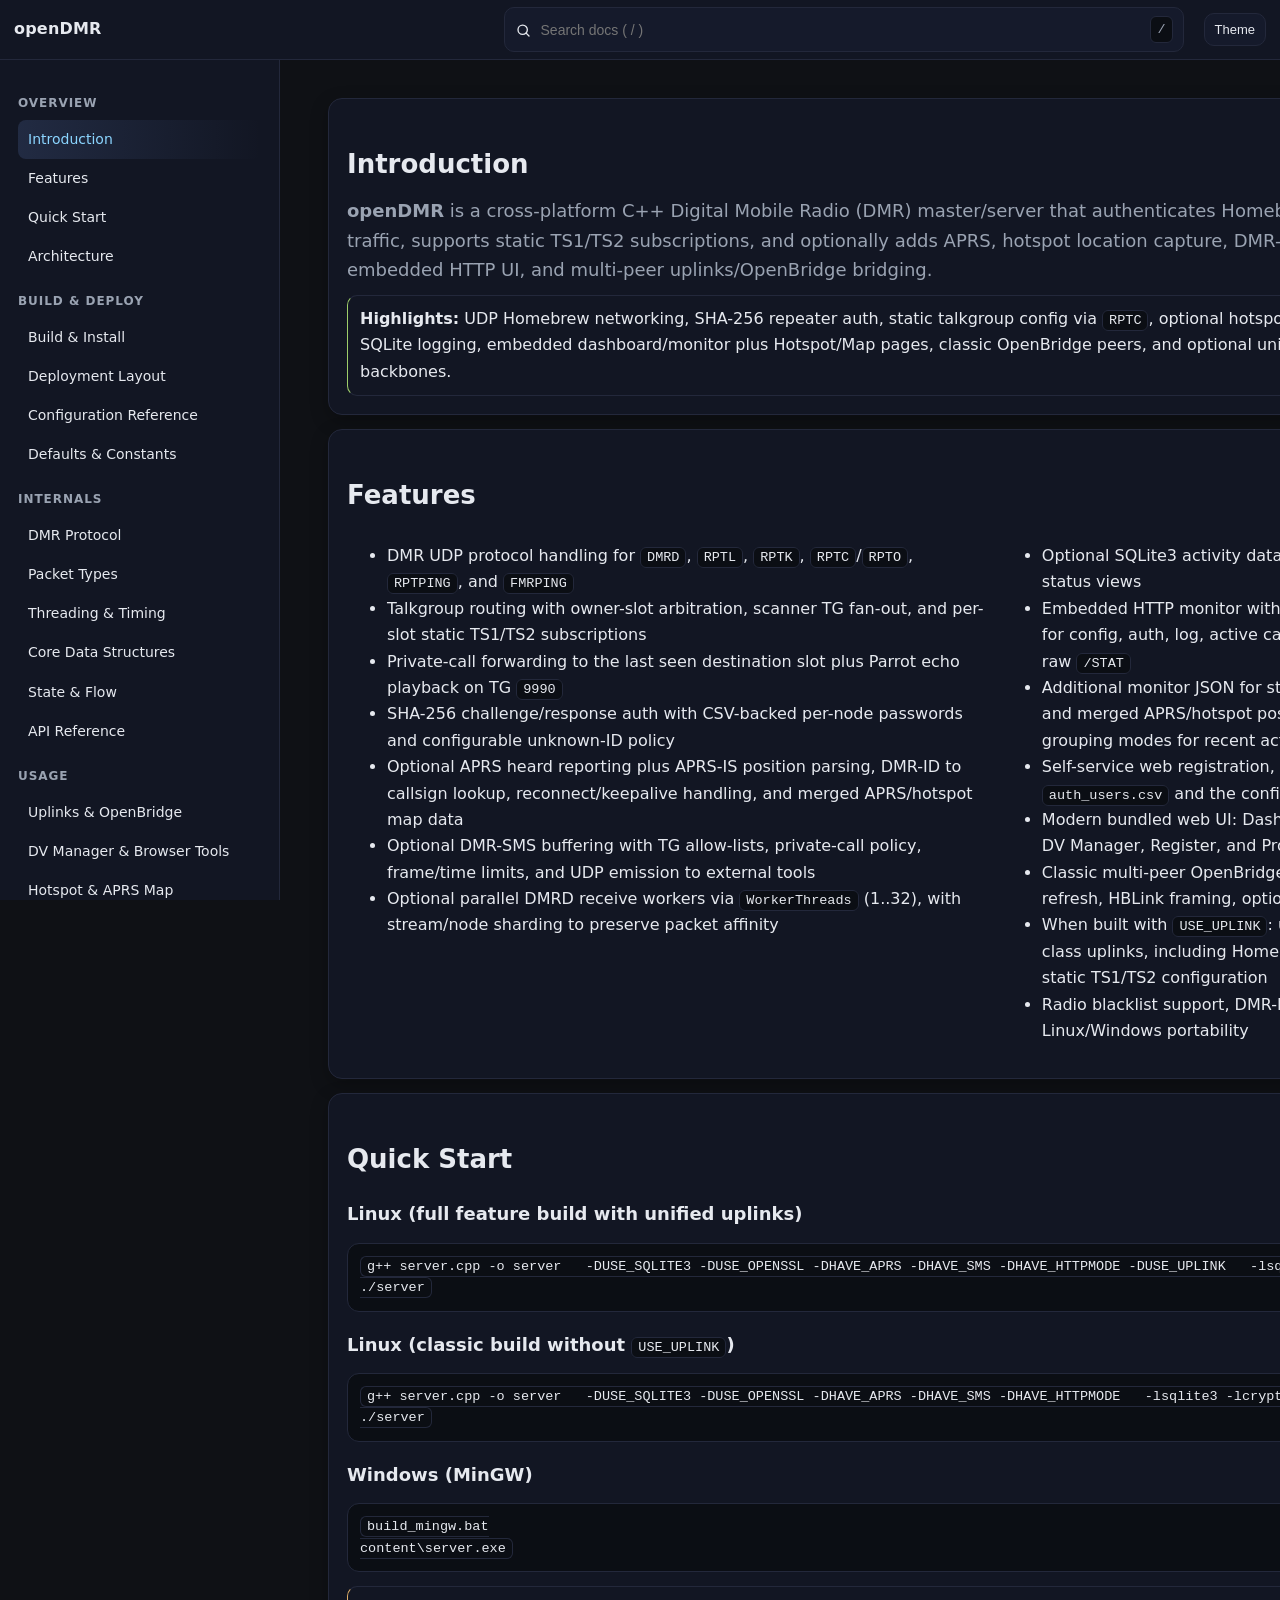
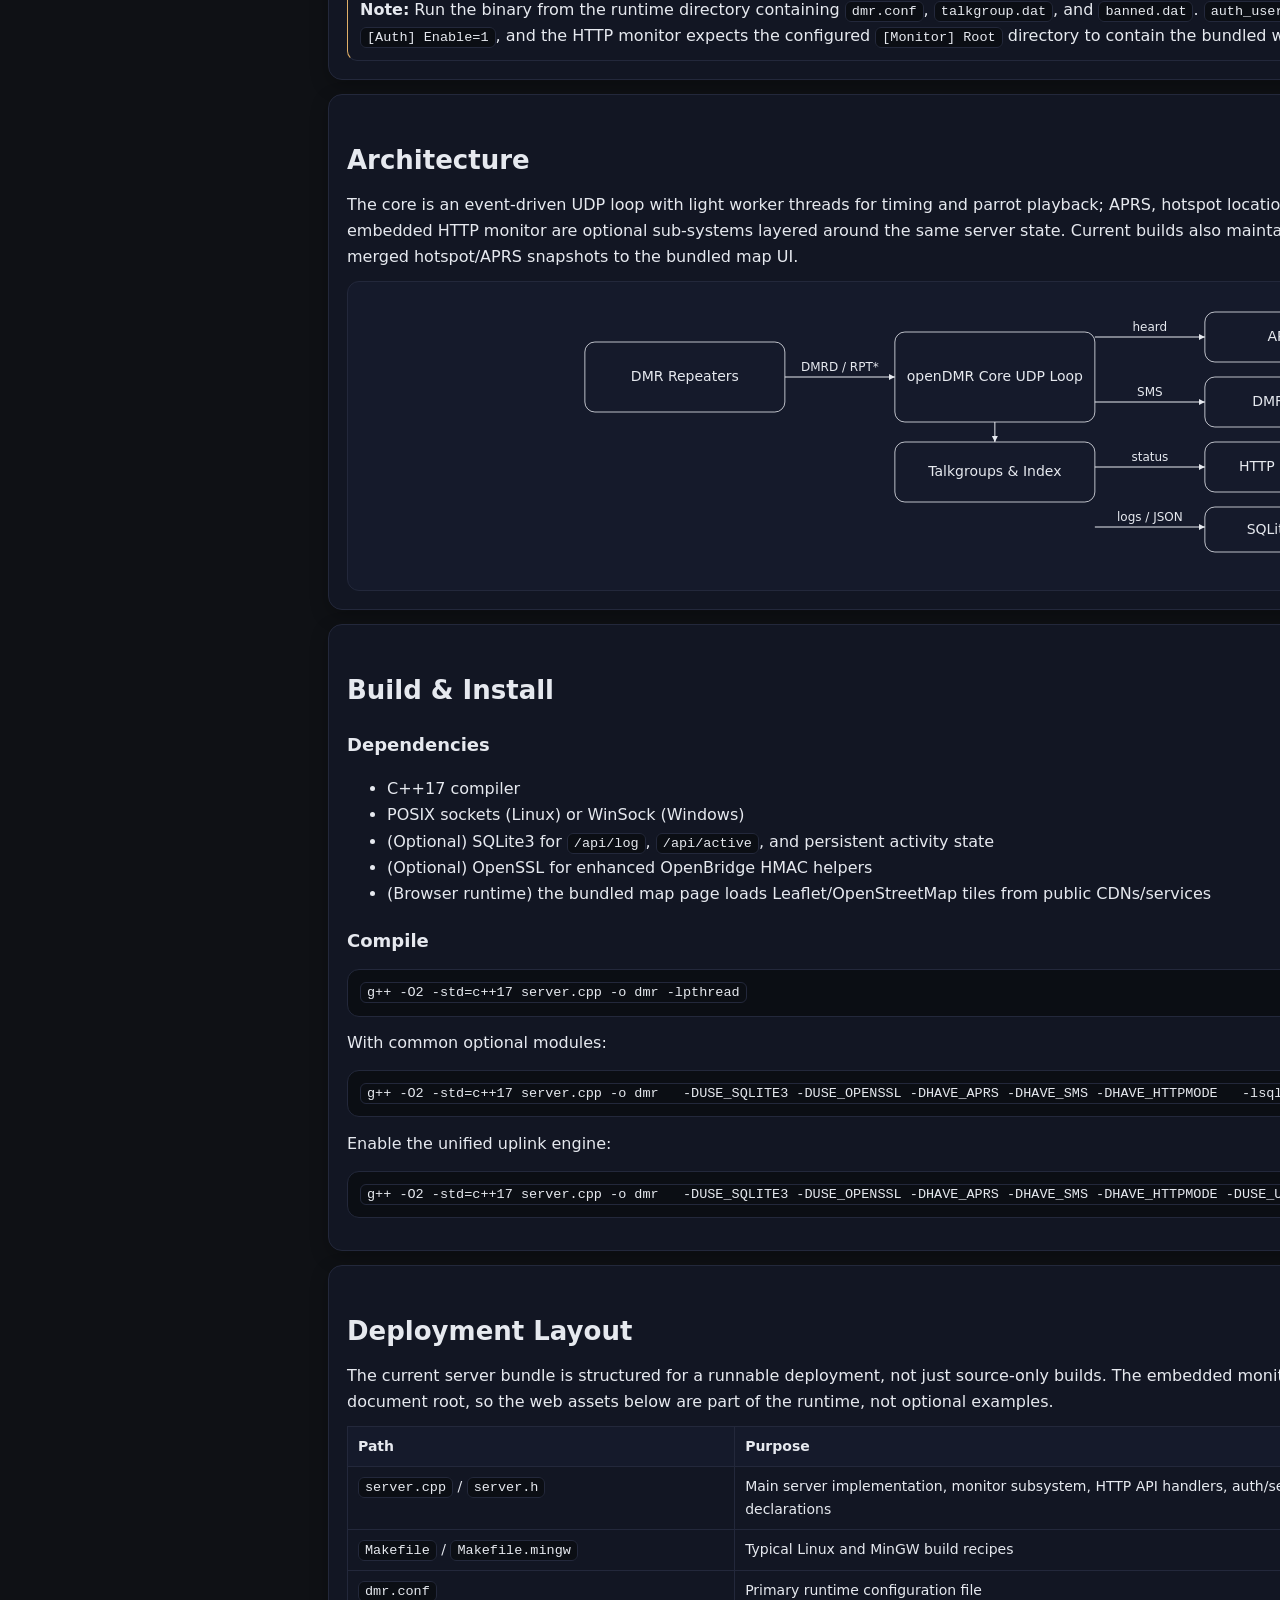
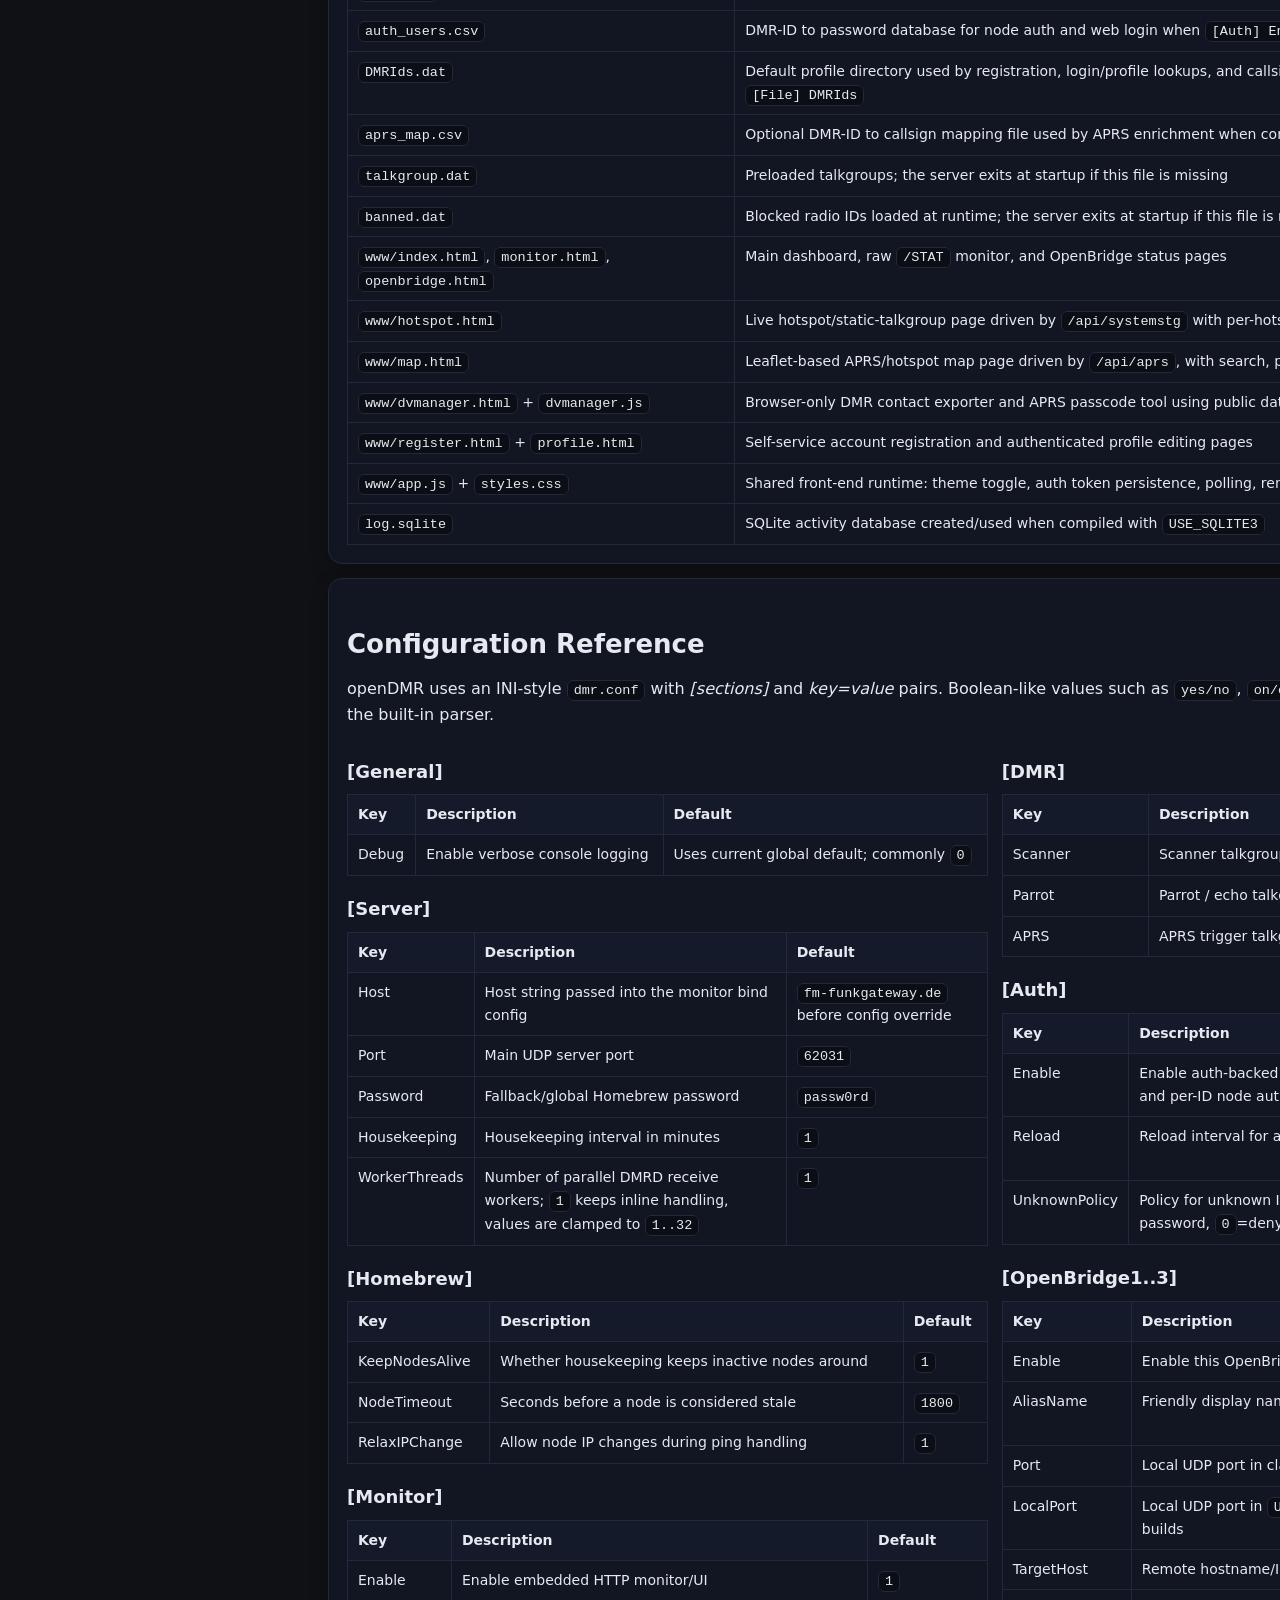
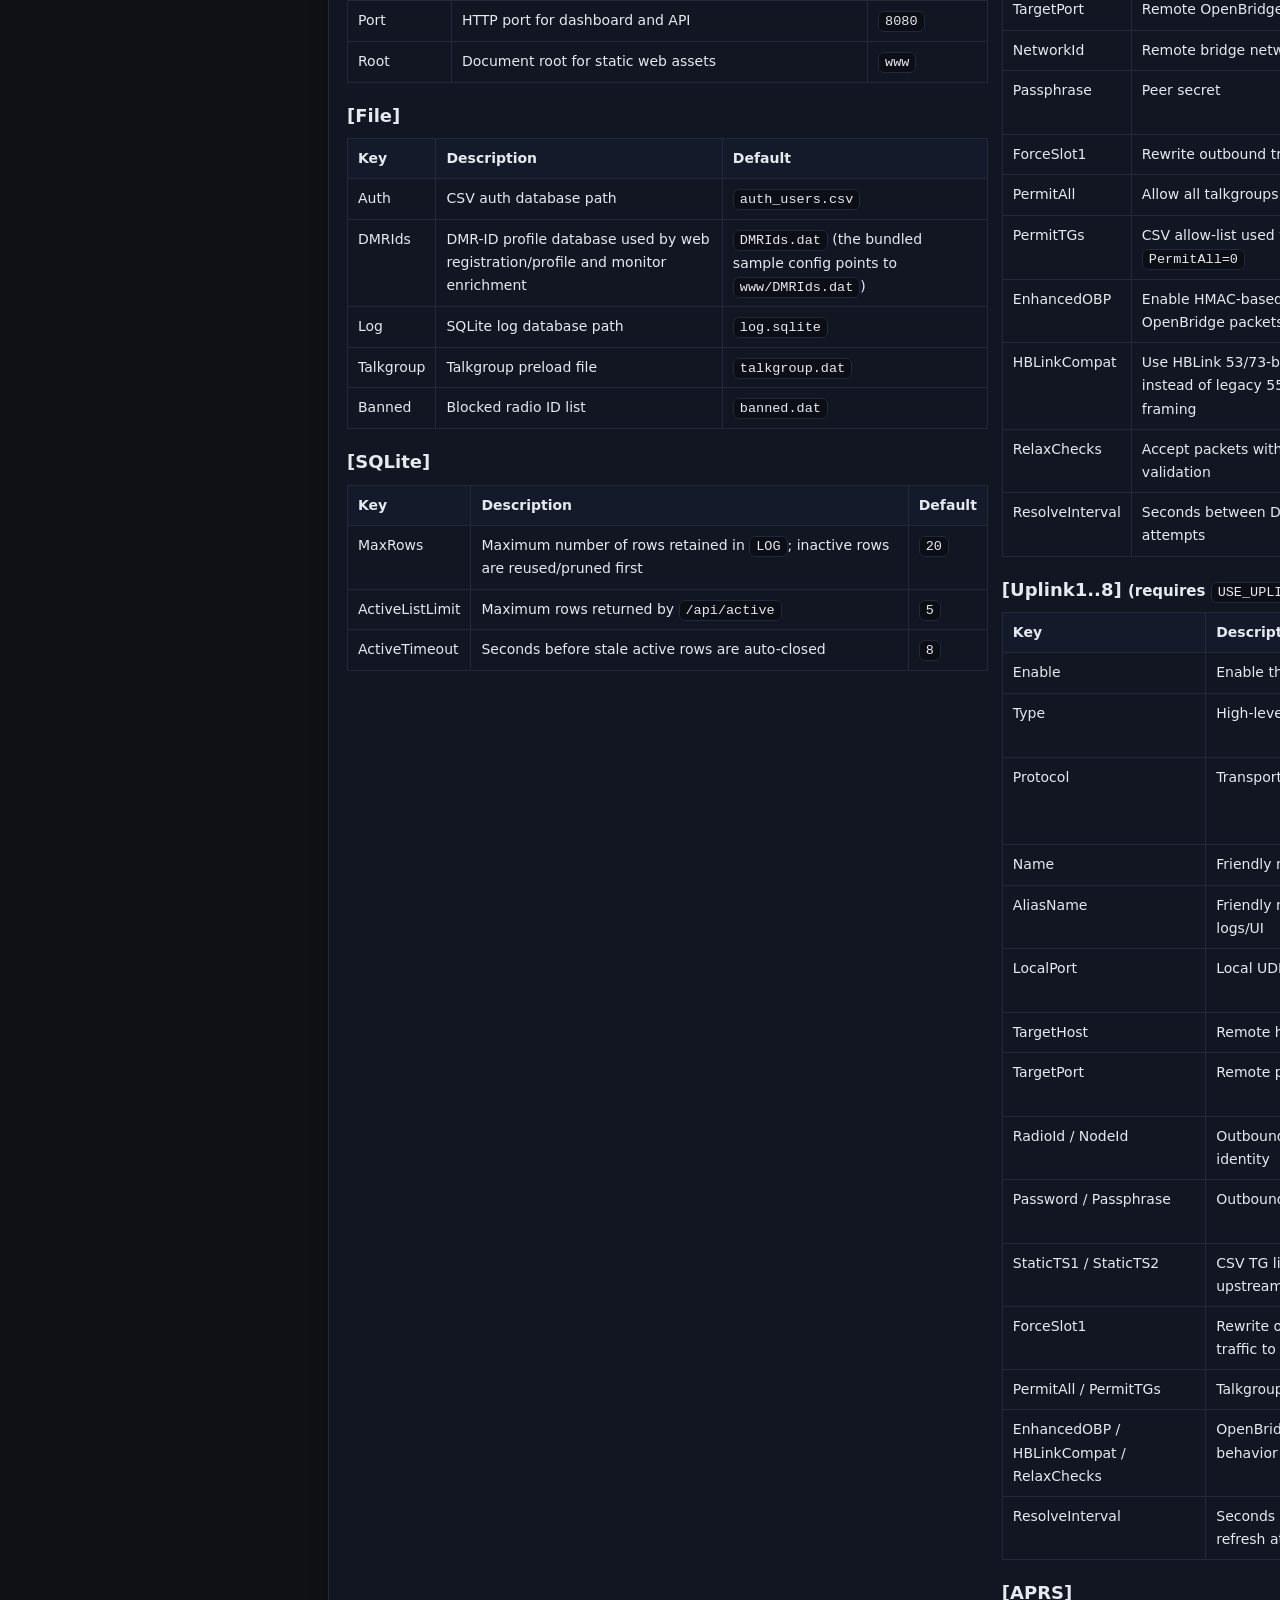
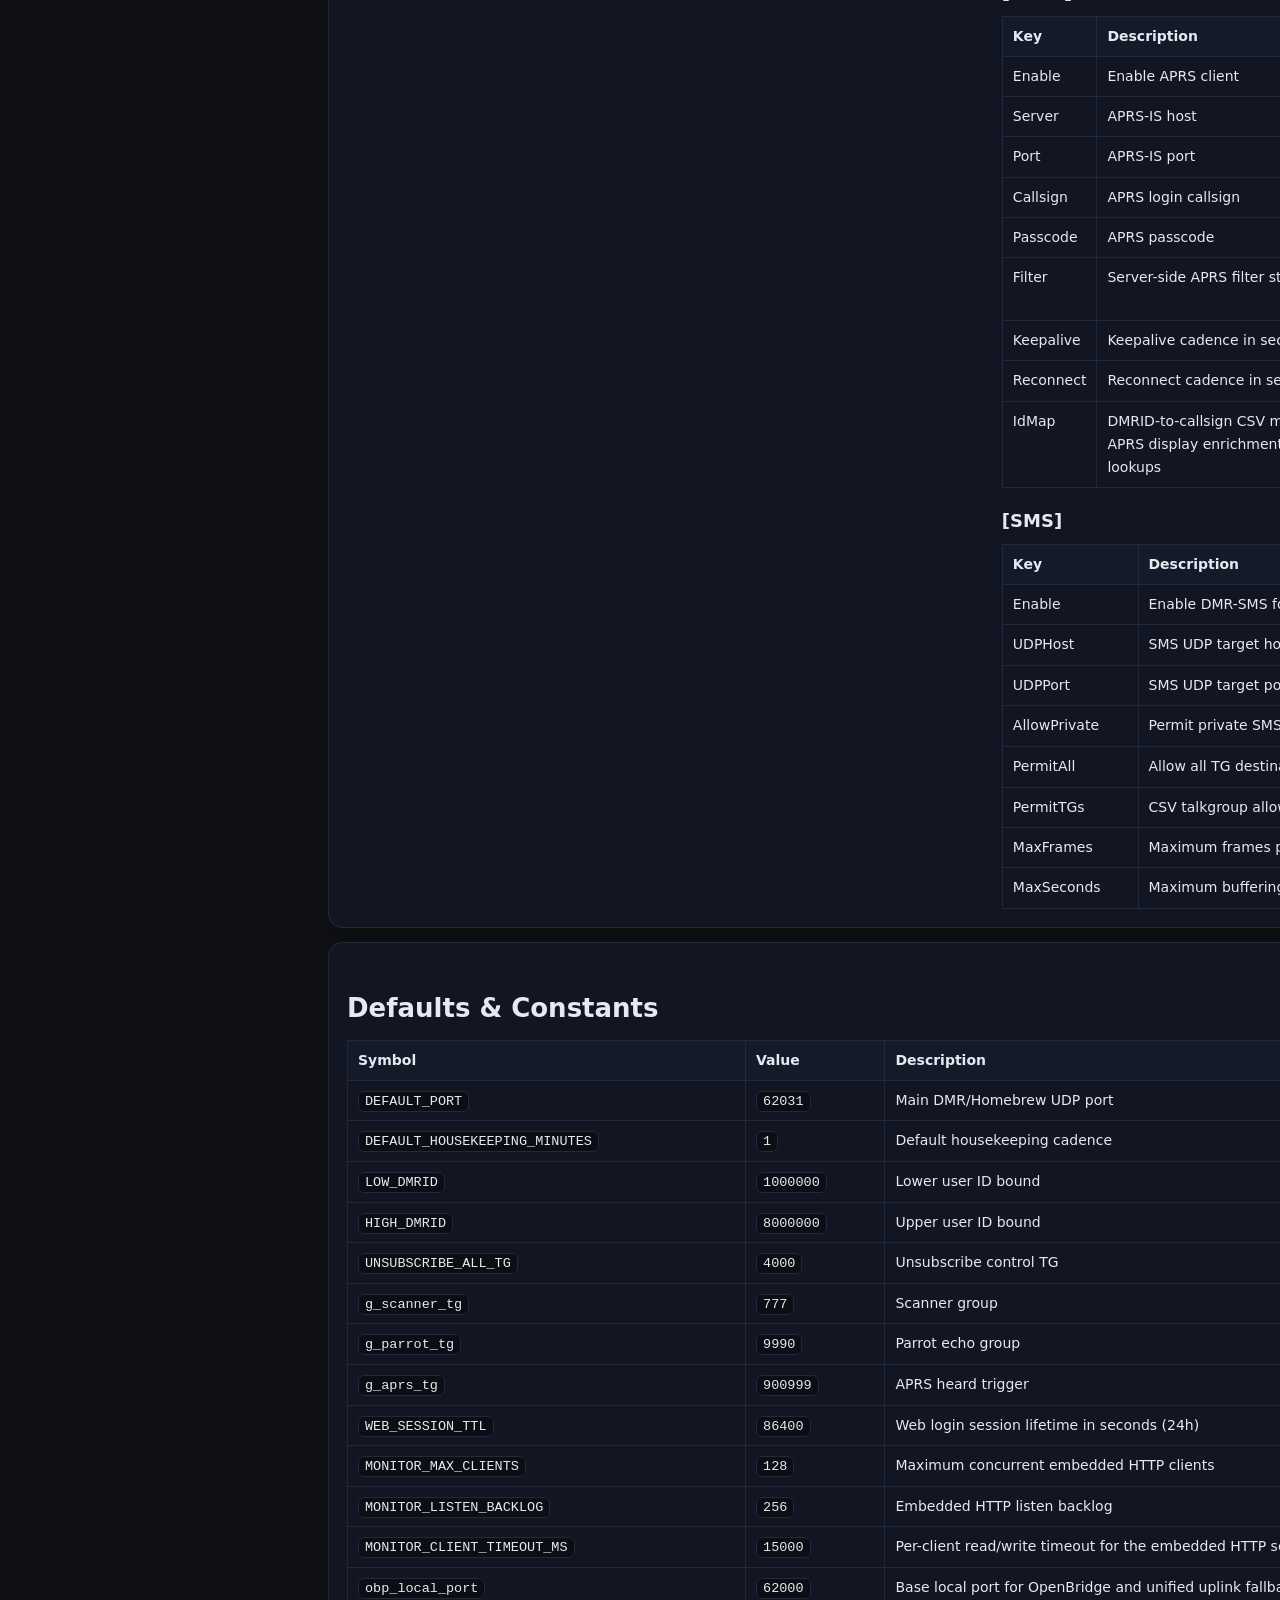
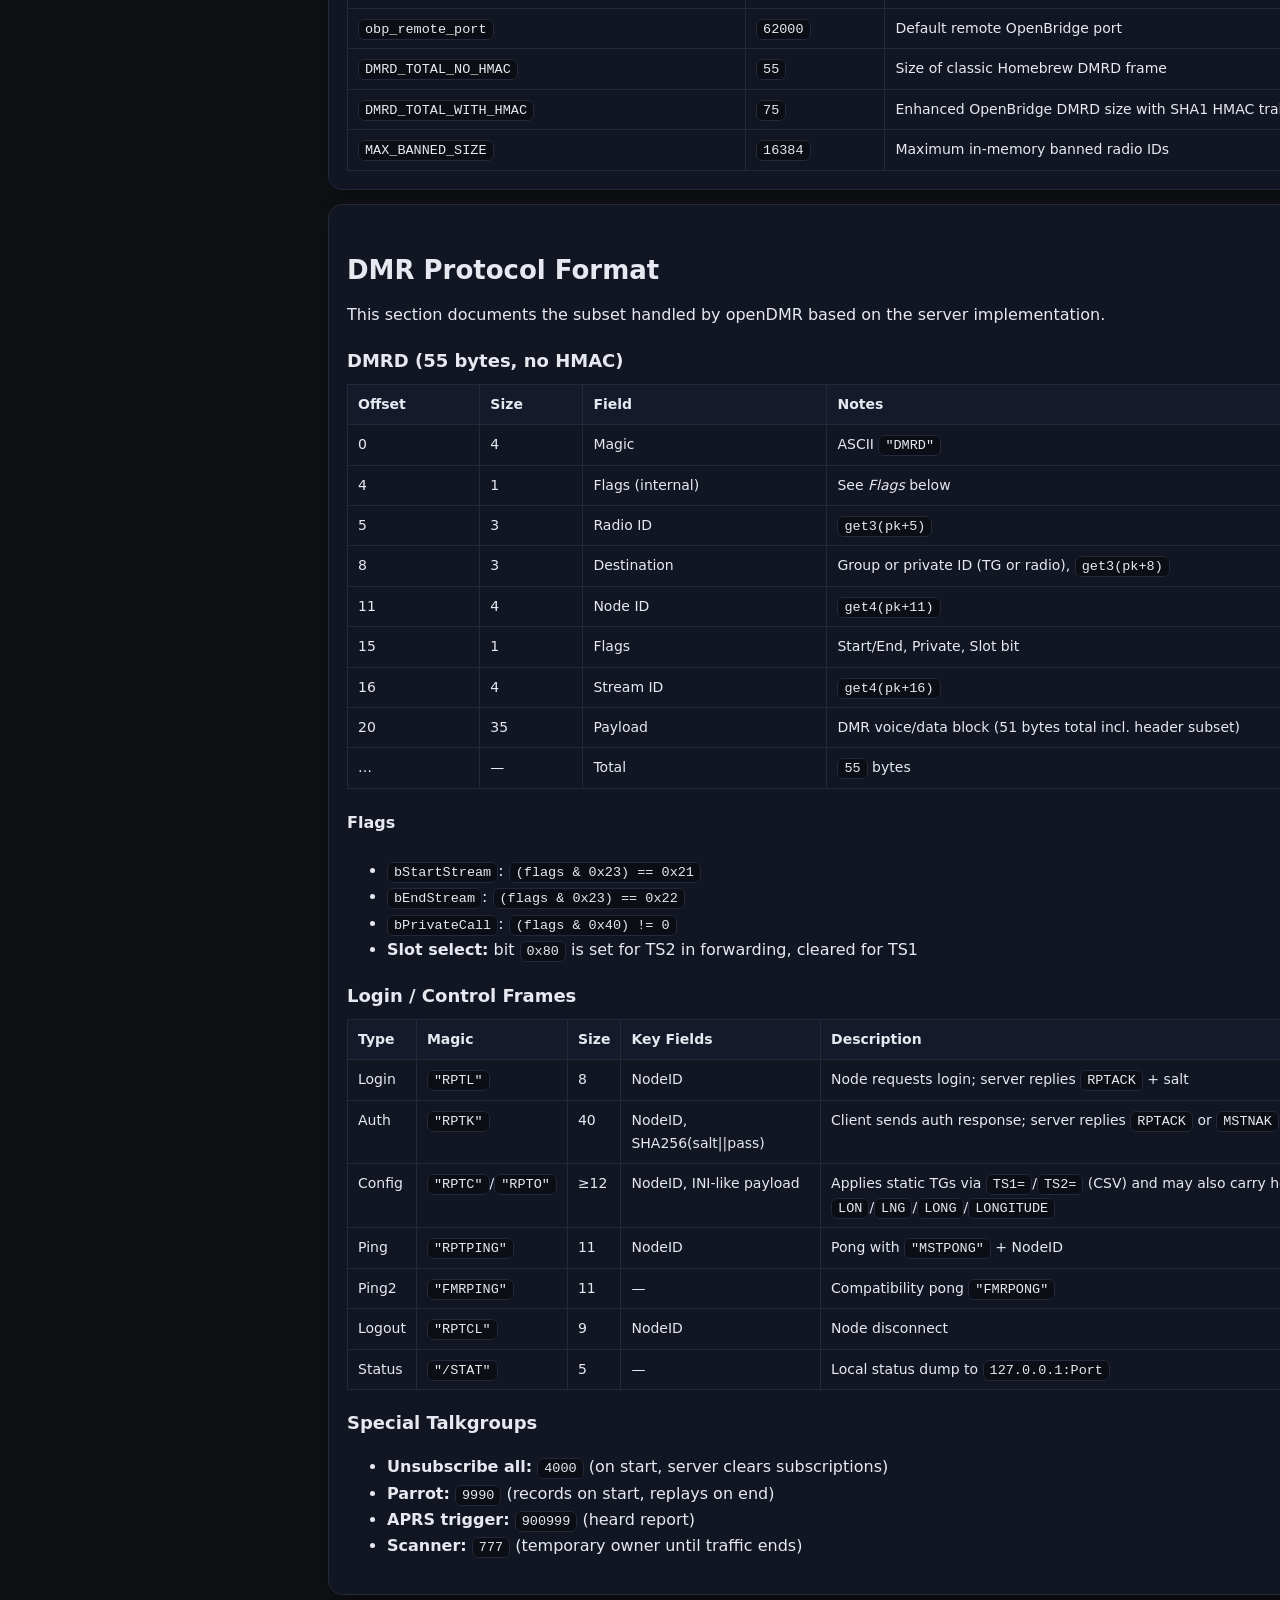
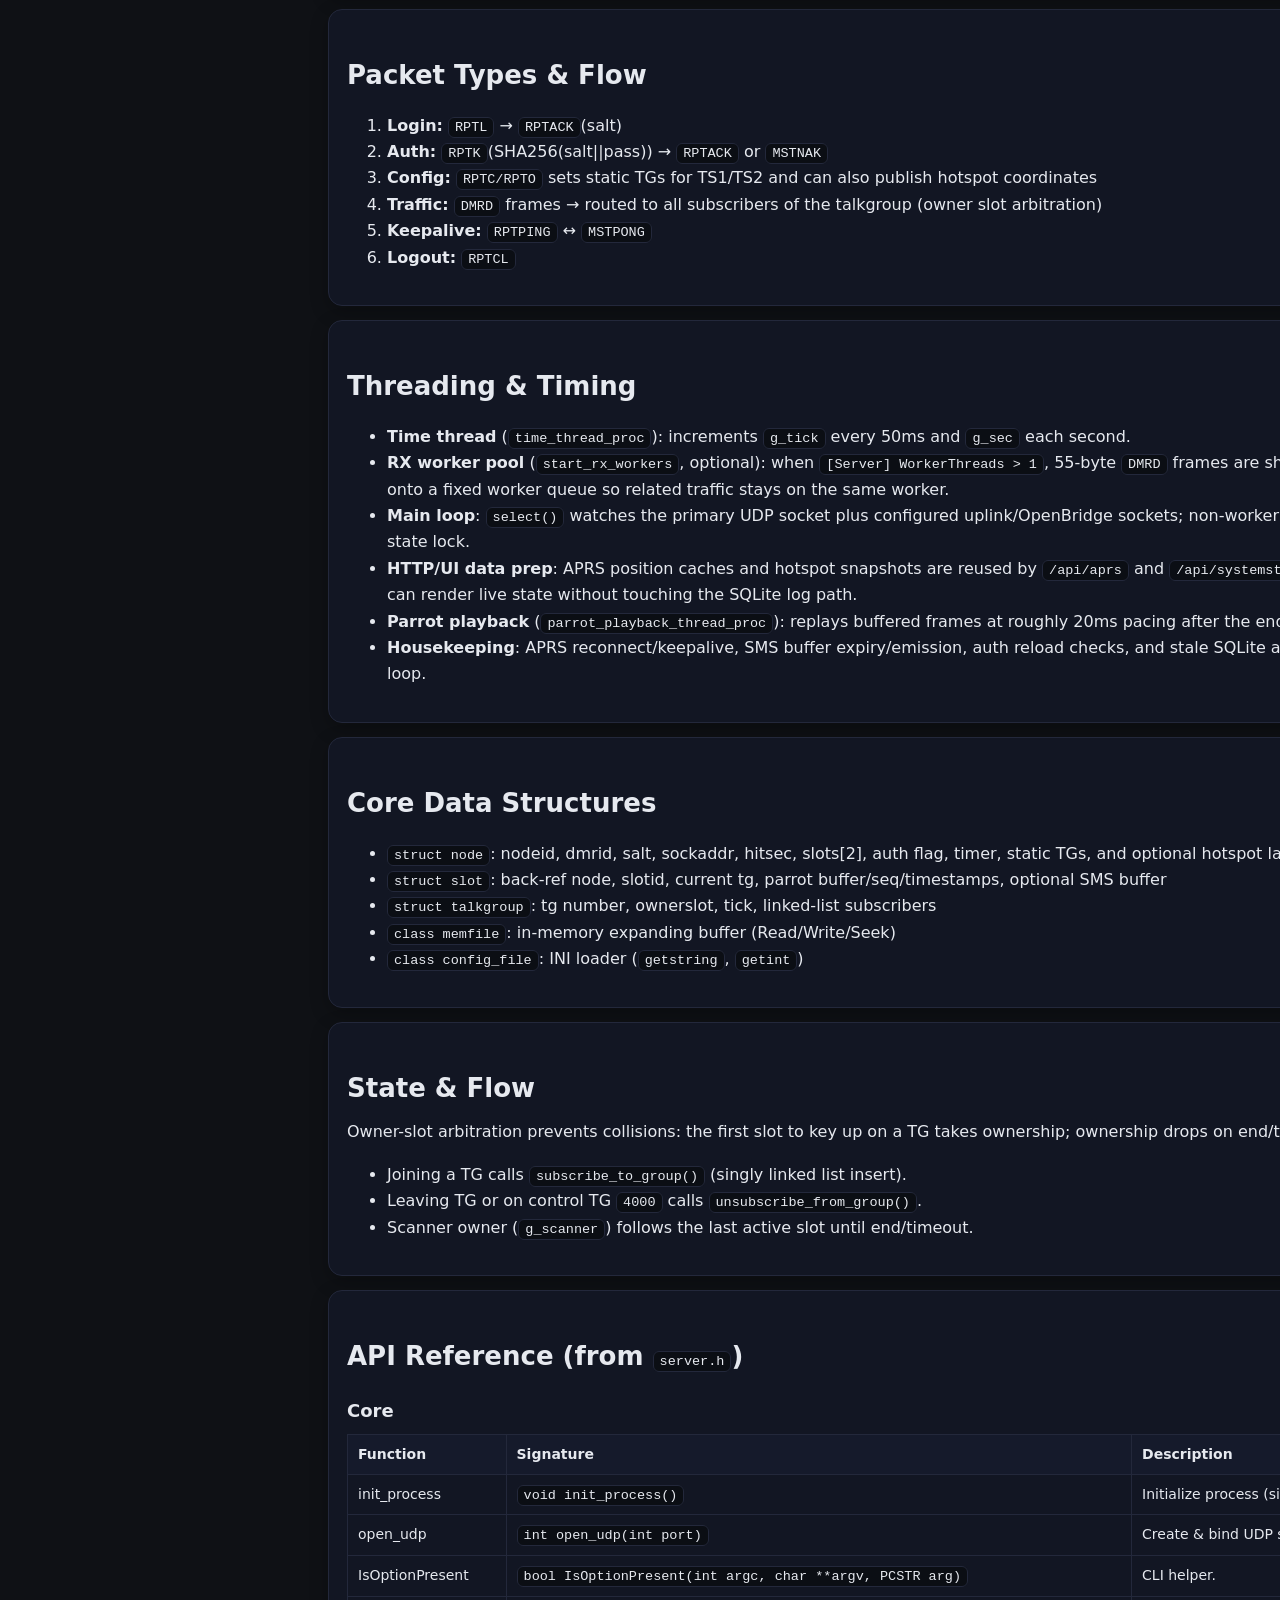
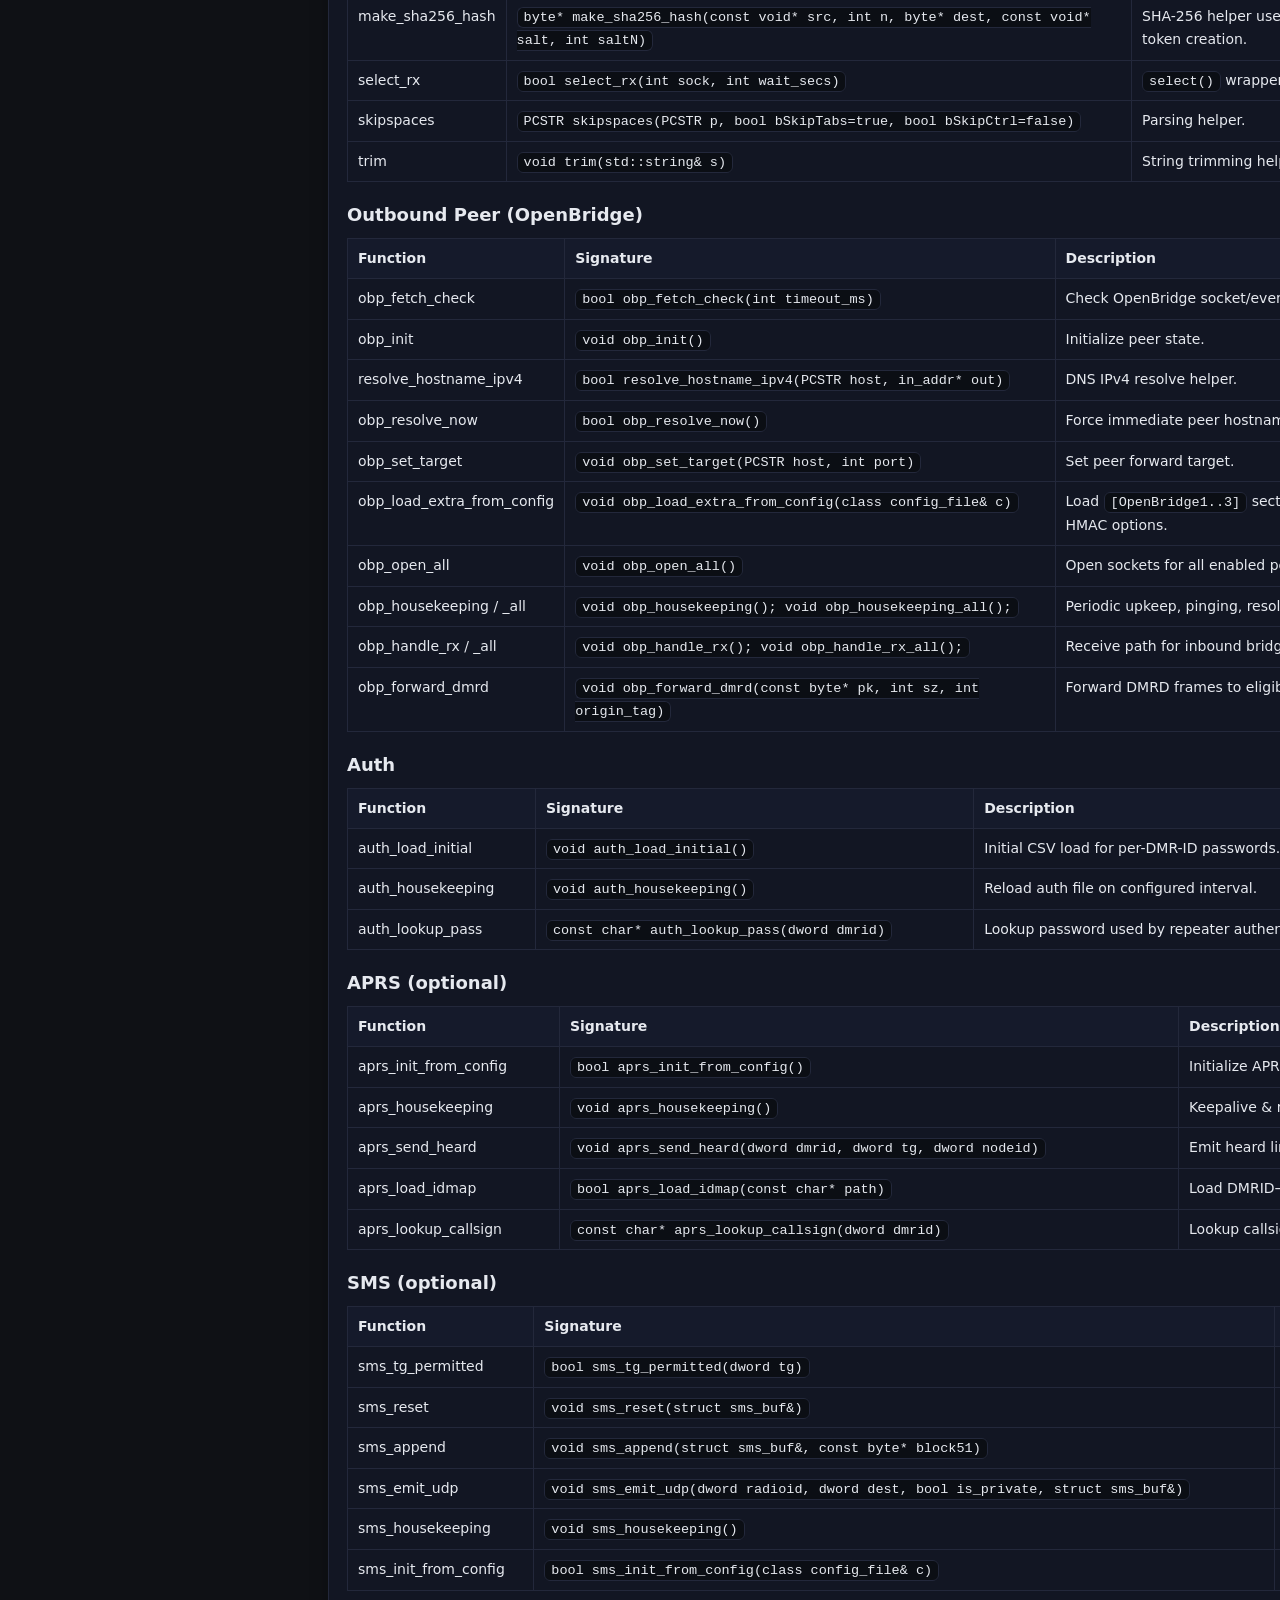
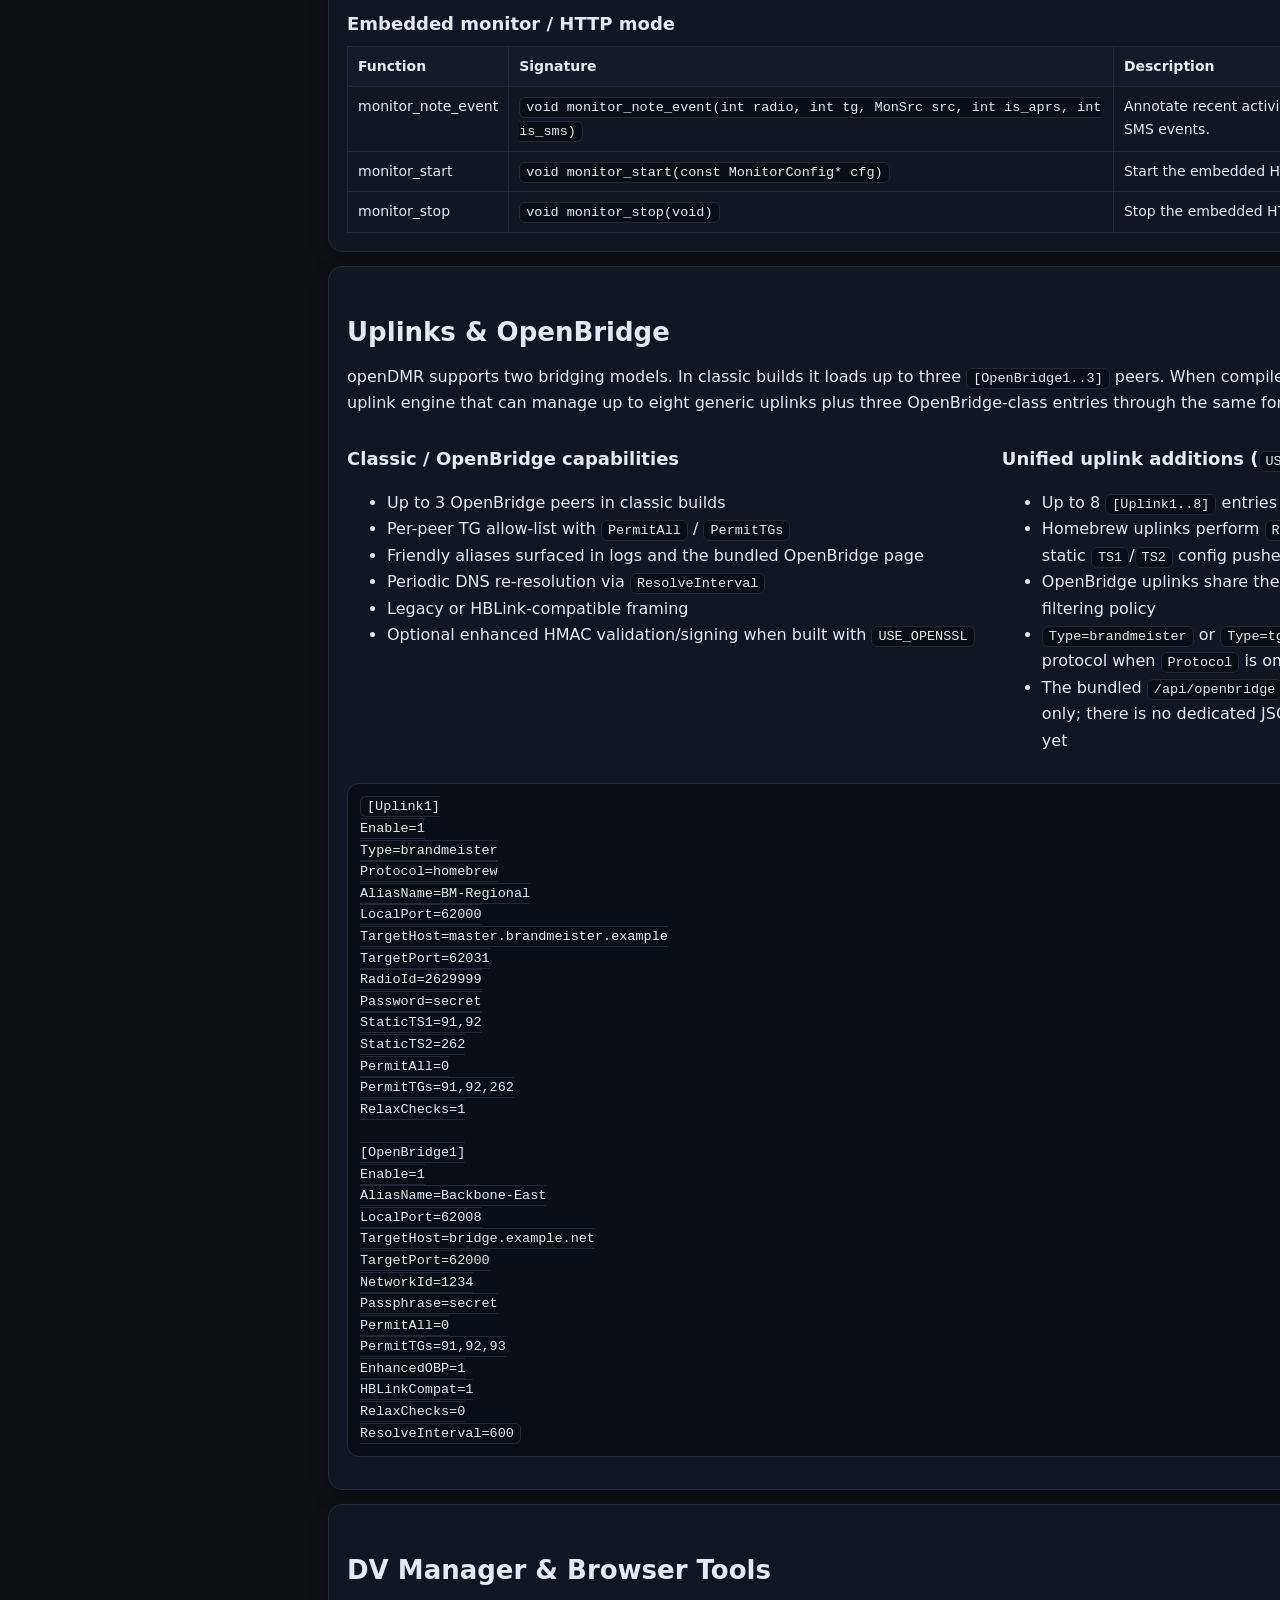
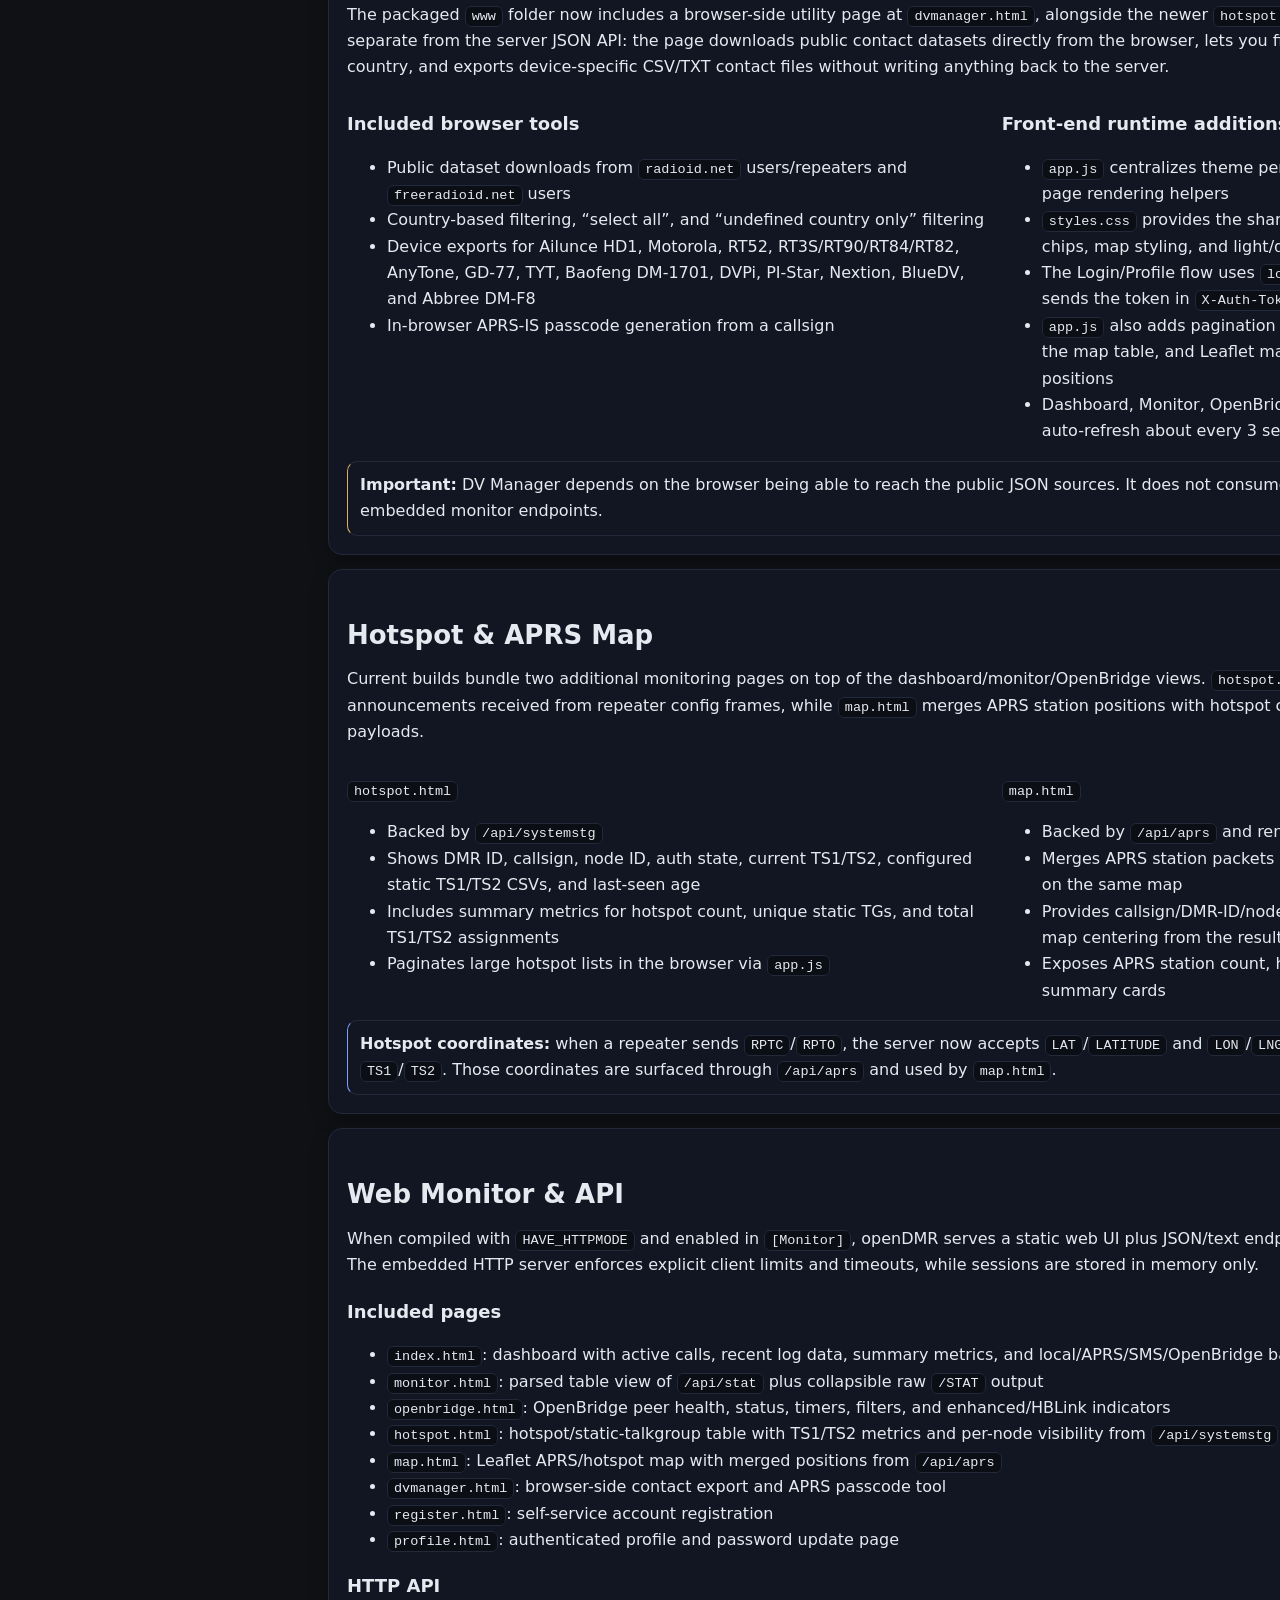
<file: readme.html>
<!DOCTYPE html>

<html lang="en">
<head>
<meta charset="utf-8"/>
<meta content="width=device-width, initial-scale=1.0" name="viewport"/>
<title>openDMR</title>
<meta content="openDMR: a cross-platform C++ Digital Mobile Radio (DMR) network server with Homebrew node auth, static TS1/TS2 talkgroup routing, APRS and hotspot location feeds, SMS, SQLite logging, embedded HTTP monitoring, APRS/map and hotspot pages, and multi-peer OpenBridge or unified uplink support." name="description"/>
<style>
    :root {
      --bg: #0f1115;
      --panel: #121623;
      --panel-2: #151a2b;
      --text: #e6e9ef;
      --muted: #9aa3b2;
      --accent: #7aa2f7;
      --accent-2: #8bd5ff;
      --border: #23283b;
      --code: #0b0e14;
      --ok: #9ece6a;
      --warn: #e0af68;
      --err: #f7768e;
      --shadow: rgba(0,0,0,.25);
      --font: 16px/1.65 Inter, system-ui, -apple-system, Segoe UI, Roboto, Arial, sans-serif;
      --mono: 13.5px/1.6 ui-monospace, SFMono-Regular, Menlo, Monaco, Consolas, "Liberation Mono", "Courier New", monospace;
      --topbar-h: 60px;
      --sidebar-w: 280px;
      --ease: cubic-bezier(.22,.61,.36,1);
    }

    [data-theme="light"] {
      --bg: #f7f8fb;
      --panel: #ffffff;
      --panel-2: #ffffff;
      --text: #111827;
      --muted: #6b7280;
      --accent: #2563eb;
      --accent-2: #0ea5e9;
      --border: #e5e7eb;
      --code: #f3f4f6;
      --shadow: rgba(0,0,0,.08);
    }

    * { box-sizing: border-box; }
    html, body { margin:0; padding:0; background: var(--bg); color: var(--text); font: var(--font); }

    * { scrollbar-width: none; }
    *::-webkit-scrollbar { width: 0; height: 0; }
    body { -ms-overflow-style: none; }

    .hamburger { display: none; }
    .topbar {
      position: sticky;
      top: 0;
      z-index: 1000;
      height: var(--topbar-h);
      display: flex;
      align-items: center;
      gap: 12px;
      padding: 0 14px;
      background: var(--panel);
      border-bottom: 1px solid var(--border);
    }
    .brandbar { display:flex; align-items:center; gap:10px; min-width: 140px; }
    .brandbar h1 { font-size: 16px; margin:0; letter-spacing:.2px; }
    .grow { flex: 1; }

    .search-global {
      display:flex; align-items:center; gap:8px; border:1px solid var(--border);
      background: var(--panel-2); padding:8px 10px; border-radius:10px; max-width: 680px; width: 100%;
    }
    .search-global input { flex:1; background: transparent; border:0; outline:0; color:var(--text); font-size:14px; }
    .search-global kbd { background:var(--code); border:1px solid var(--border); padding:2px 6px; border-radius:6px; color: var(--muted); font: var(--mono); }

    .toolbar-top {
      display:flex; gap:8px; margin-left: 8px;
    }
    .btn {
      display:inline-flex; align-items:center; gap:8px; padding:8px 10px;
      background: var(--panel-2); color: var(--text); border:1px solid var(--border);
      border-radius:10px; cursor:pointer; font-size:13px;
      transition: transform .18s var(--ease), filter .18s var(--ease), background .25s var(--ease);
    }
    .btn:hover { filter: brightness(1.05); }

    .app {
      display: grid;
      grid-template-columns: var(--sidebar-w) 1fr;
      min-height: calc(100vh - var(--topbar-h));
    }
    aside {
      position: sticky;
      top: var(--topbar-h);
      height: calc(100vh - var(--topbar-h));
      border-right: 1px solid var(--border);
      background: var(--panel);
      padding: 18px;
      overflow: auto;
      transition: transform .35s var(--ease), opacity .25s var(--ease), visibility .25s var(--ease);
      will-change: transform, opacity;
    }
    main {
      padding: 24px 48px 48px;
      width: 100%;
    }

    nav .group { margin: 16px 0; }
    nav h4 { margin: 8px 0 6px; color: var(--muted); font-size:12px; text-transform: uppercase; letter-spacing:.08em; }
    nav a { display:block; padding:8px 10px; border-radius:8px; color:var(--text); text-decoration:none; font-size:14px; }
    nav a:hover { background: var(--panel-2); transition: background .2s var(--ease); }
    nav a.active { background: linear-gradient(90deg, rgba(122,162,247,.15), transparent); color: var(--accent-2); }

    .toolbar { display:flex; gap:8px; margin-top: 8px; }

    h2 { font-size: 26px; margin: 26px 0 10px; }
    h3 { font-size: 18px; margin: 18px 0 8px; }
    p { margin: 10px 0; }
    .lead { font-size: 18px; color: var(--muted); margin-top:0; }

    .card {
      background: var(--panel);
      border: 1px solid var(--border);
      border-radius: 14px;
      box-shadow: 0 6px 18px var(--shadow);
      padding: 18px 18px;
      margin: 14px 0;
      transition: transform .2s var(--ease), box-shadow .2s var(--ease), background .25s var(--ease);
    }
    .card:hover { box-shadow: 0 12px 24px var(--shadow); transform: translateY(-1px); }

    .grid { display:grid; gap:14px; grid-template-columns: repeat(12, 1fr); }
    .col-6 { grid-column: span 6; }
    .col-4 { grid-column: span 4; }
    .col-8 { grid-column: span 8; }
    .col-12 { grid-column: span 12; }

    pre { background: var(--code); border:1px solid var(--border); border-radius:12px; padding:12px; overflow:auto; font: var(--mono); }
    code { background: var(--code); border:1px solid var(--border); border-radius:6px; padding: 2px 6px; font: var(--mono); }
    .copy { float:right; cursor:pointer; font-size:12px; color: var(--accent); }

    table { width: 100%; border-collapse: collapse; font-size: 14px; }
    th, td { border: 1px solid var(--border); padding: 8px 10px; vertical-align: top; }
    th { background: var(--panel-2); text-align: left; }

    .callout { border-left: 4px solid var(--accent); padding: 10px 12px; background: var(--panel); border:1px solid var(--border); border-left-color: var(--accent); border-radius:10px; }
    .ok { border-left-color: var(--ok); }
    .warn { border-left-color: var(--warn); }
    .err { border-left-color: var(--err); }

    footer { margin: 40px 0 20px; color: var(--muted); font-size: 13px; text-align: center; }

    @media (max-width: 600px) {
      main { max-width: 500px; }
    }
    @media (max-width: 1100px) {
      .hamburger {
        width: 40px; height: 40px; border-radius: 10px;
        display: inline-flex; align-items: center; justify-content: center;
        border: 1px solid var(--border); background: var(--panel-2); color: var(--text);
        cursor: pointer; transition: transform .2s var(--ease), filter .2s var(--ease);
      }
      .hamburger:hover { filter: brightness(1.05); }
	}
    @media (max-width: 1100px) {
      .app { grid-template-columns: 1fr; }
      aside {
        position: fixed;
        top: var(--topbar-h);
        left: 0;
        width: min(92vw, var(--sidebar-w));
        height: calc(100vh - var(--topbar-h));
        transform: translateX(-100%);
        opacity: 0;
        visibility: hidden;
        border-right: 1px solid var(--border);
        border-top: 1px solid var(--border);
        border-bottom: 1px solid var(--border);
        border-top-right-radius: 14px;
        border-bottom-right-radius: 14px;
      }
      aside.open {
        transform: translateX(0);
        opacity: 1;
        visibility: visible;
      }
      main { padding: 20px; }
      .col-6, .col-4, .col-8 { grid-column: span 12; }
    }
  </style>
</head>
<body data-theme="dark">
<div class="topbar">
<button aria-label="Open navigation" class="hamburger" id="menuBtn" title="Open navigation">
<svg fill="none" height="20" viewbox="0 0 24 24" width="20">
<path d="M4 6h16M4 12h16M4 18h16" stroke="currentColor" stroke-linecap="round" stroke-width="2"></path>
</svg>
</button>
<div class="brandbar">
<h1>openDMR</h1>
</div>
<div class="grow"></div>
<div class="search-global" role="search">
<svg fill="none" height="16" viewbox="0 0 24 24" width="16"><path d="M21 21l-4.3-4.3m1.8-5.1a7 7 0 11-14 0 7 7 0 0114 0z" stroke="currentColor" stroke-linecap="round" stroke-width="2"></path></svg>
<input id="search" placeholder="Search docs ( / )"/>
<kbd>/</kbd>
</div>
<div class="toolbar-top">
<button class="btn" id="themeToggle">Theme</button>
</div>
</div>
<div class="app">
<aside id="sidebar">
<nav id="toc">
<div class="group">
<h4>Overview</h4>
<a href="#intro">Introduction</a>
<a href="#features">Features</a>
<a href="#quickstart">Quick Start</a>
<a href="#diagram">Architecture</a>
</div>
<div class="group">
<h4>Build &amp; Deploy</h4>
<a href="#build">Build &amp; Install</a>
<a href="#deploy">Deployment Layout</a>
<a href="#config">Configuration Reference</a>
<a href="#defaults">Defaults &amp; Constants</a>
</div>
<div class="group">
<h4>Internals</h4>
<a href="#protocol">DMR Protocol</a>
<a href="#packets">Packet Types</a>
<a href="#threading">Threading &amp; Timing</a>
<a href="#datastructs">Core Data Structures</a>
<a href="#stateflow">State &amp; Flow</a>
<a href="#api">API Reference</a>
</div>
<div class="group">
<h4>Usage</h4>
<a href="#openbridge">Uplinks &amp; OpenBridge</a>
<a href="#dvmanager">DV Manager &amp; Browser Tools</a>
<a href="#aprsmap">Hotspot &amp; APRS Map</a>
<a href="#webmon">Web Monitor &amp; API</a>
<a href="#runtime">Runtime &amp; CLI</a>
<a href="#logging">Logging</a>
<a href="#faq">FAQ</a>
</div>
<div class="group">
<h4>Project</h4>
<a href="#contrib">Contributing</a>
<a href="#license">License</a>
</div>
<div class="toolbar">
<button class="btn" id="expandAll">Expand All</button>
</div>
</nav>
</aside>
<main id="content">
<section class="card" id="intro">
<h2>Introduction</h2>
<p class="lead">
<strong>openDMR</strong> is a cross-platform C++ Digital Mobile Radio (DMR) master/server that authenticates Homebrew nodes,
          routes group and private traffic, supports static TS1/TS2 subscriptions, and optionally adds APRS, hotspot location capture,
          DMR-SMS, SQLite logging, a multi-page embedded HTTP UI, and multi-peer uplinks/OpenBridge bridging.
        </p>
<div class="callout ok"><strong>Highlights:</strong> UDP Homebrew networking, SHA-256 repeater auth, static talkgroup config via <code>RPTC</code>, optional hotspot <code>LAT/LON</code> capture, APRS/SMS modules, SQLite logging, embedded dashboard/monitor plus Hotspot/Map pages, classic OpenBridge peers, and optional unified uplinks for Homebrew/OpenBridge backbones.</div>
</section>
<section class="card" id="features">
<h2>Features</h2>
<div class="grid">
<div class="col-6">
<ul>
<li>DMR UDP protocol handling for <code>DMRD</code>, <code>RPTL</code>, <code>RPTK</code>, <code>RPTC</code>/<code>RPTO</code>, <code>RPTPING</code>, and <code>FMRPING</code></li>
<li>Talkgroup routing with owner-slot arbitration, scanner TG fan-out, and per-slot static TS1/TS2 subscriptions</li>
<li>Private-call forwarding to the last seen destination slot plus Parrot echo playback on TG <code>9990</code></li>
<li>SHA-256 challenge/response auth with CSV-backed per-node passwords and configurable unknown-ID policy</li>
<li>Optional APRS heard reporting plus APRS-IS position parsing, DMR-ID to callsign lookup, reconnect/keepalive handling, and merged APRS/hotspot map data</li>
<li>Optional DMR-SMS buffering with TG allow-lists, private-call policy, frame/time limits, and UDP emission to external tools</li>
<li>Optional parallel DMRD receive workers via <code>WorkerThreads</code> (1..32), with stream/node sharding to preserve packet affinity</li></ul>
</div>
<div class="col-6">
<ul>
<li>Optional SQLite3 activity database with recent log, active-call, and online status views</li>
<li>Embedded HTTP monitor with static file serving plus JSON/text endpoints for config, auth, log, active calls, APRS/map data, OpenBridge status, and raw <code>/STAT</code></li><li>Additional monitor JSON for static TS1/TS2 visibility via <code>/api/systemstg</code> and merged APRS/hotspot positions via <code>/api/aprs</code>, alongside richer log grouping modes for recent activity</li>
<li>Self-service web registration, login, logout, and profile updates backed by <code>auth_users.csv</code> and the configured <code>DMRIds.dat</code> file</li>
<li>Modern bundled web UI: Dashboard, Monitor, OpenBridge, Hotspot, Map, DV Manager, Register, and Profile</li>
<li>Classic multi-peer OpenBridge mode with up to 3 peers, TG filters, DNS refresh, HBLink framing, optional enhanced HMAC, and relaxed checks</li>
<li>When built with <code>USE_UPLINK</code>: up to 8 generic uplinks plus 3 OpenBridge-class uplinks, including Homebrew login/auth/ping handling and upstream static TS1/TS2 configuration</li>
<li>Radio blacklist support, DMR-ID profile lookups, bundled INI parsing, and Linux/Windows portability</li>
</ul>
</div>
</div>
</section>
<section class="card" id="quickstart">
<h2>Quick Start</h2>
<h3>Linux (full feature build with unified uplinks)</h3>
<pre><span class="copy" data-copy="#qs1">Copy</span><code id="qs1">g++ server.cpp -o server   -DUSE_SQLITE3 -DUSE_OPENSSL -DHAVE_APRS -DHAVE_SMS -DHAVE_HTTPMODE -DUSE_UPLINK   -lsqlite3 -lcrypto -lssl -lpthread
./server</code></pre>
<h3>Linux (classic build without <code>USE_UPLINK</code>)</h3>
<pre><span class="copy" data-copy="#qs2">Copy</span><code id="qs2">g++ server.cpp -o server   -DUSE_SQLITE3 -DUSE_OPENSSL -DHAVE_APRS -DHAVE_SMS -DHAVE_HTTPMODE   -lsqlite3 -lcrypto -lssl -lpthread
./server</code></pre>
<h3>Windows (MinGW)</h3>
<pre><span class="copy" data-copy="#qs3">Copy</span><code id="qs3">build_mingw.bat
content\server.exe</code></pre>
<div class="callout warn"><strong>Note:</strong> Run the binary from the runtime directory containing <code>dmr.conf</code>, <code>talkgroup.dat</code>, and <code>banned.dat</code>. <code>auth_users.csv</code> and <code>DMRIds.dat</code> are required when <code>[Auth] Enable=1</code>, and the HTTP monitor expects the configured <code>[Monitor] Root</code> directory to contain the bundled web assets.</div>
</section>
<section class="card" id="diagram">
<h2>Architecture</h2>
<p>The core is an event-driven UDP loop with light worker threads for timing and parrot playback; APRS, hotspot location snapshots, SMS, OpenBridge, and the embedded HTTP monitor are optional sub-systems layered around the same server state. Current builds also maintain an APRS position cache and expose merged hotspot/APRS snapshots to the bundled map UI.</p>
<div id="svgwrap" style="background:var(--panel-2); border:1px solid var(--border); border-radius:12px; padding:10px;">
<svg height="280" id="diagramSVG" viewbox="0 0 900 280" width="100%"></svg>
</div>
</section>
<section class="card" id="build">
<h2>Build &amp; Install</h2>
<h3>Dependencies</h3>
<ul>
<li>C++17 compiler</li>
<li>POSIX sockets (Linux) or WinSock (Windows)</li>
<li>(Optional) SQLite3 for <code>/api/log</code>, <code>/api/active</code>, and persistent activity state</li>
<li>(Optional) OpenSSL for enhanced OpenBridge HMAC helpers</li>
<li>(Browser runtime) the bundled map page loads Leaflet/OpenStreetMap tiles from public CDNs/services</li>
</ul>
<h3>Compile</h3>
<pre><code>g++ -O2 -std=c++17 server.cpp -o dmr -lpthread</code></pre>
<p>With common optional modules:</p>
<pre><code>g++ -O2 -std=c++17 server.cpp -o dmr   -DUSE_SQLITE3 -DUSE_OPENSSL -DHAVE_APRS -DHAVE_SMS -DHAVE_HTTPMODE   -lsqlite3 -lcrypto -lssl -lpthread</code></pre>
<p>Enable the unified uplink engine:</p>
<pre><code>g++ -O2 -std=c++17 server.cpp -o dmr   -DUSE_SQLITE3 -DUSE_OPENSSL -DHAVE_APRS -DHAVE_SMS -DHAVE_HTTPMODE -DUSE_UPLINK   -lsqlite3 -lcrypto -lssl -lpthread</code></pre>
</section>
<section class="card" id="deploy">
<h2>Deployment Layout</h2>
<p>The current server bundle is structured for a runnable deployment, not just source-only builds. The embedded monitor serves files directly from the configured document root, so the web assets below are part of the runtime, not optional examples.</p>
<table>
<tr><th>Path</th><th>Purpose</th></tr>
<tr><td><code>server.cpp</code> / <code>server.h</code></td><td>Main server implementation, monitor subsystem, HTTP API handlers, auth/session helpers, uplink/OpenBridge logic, and declarations</td></tr>
<tr><td><code>Makefile</code> / <code>Makefile.mingw</code></td><td>Typical Linux and MinGW build recipes</td></tr>
<tr><td><code>dmr.conf</code></td><td>Primary runtime configuration file</td></tr>
<tr><td><code>auth_users.csv</code></td><td>DMR-ID to password database for node auth and web login when <code>[Auth] Enable=1</code></td></tr>
<tr><td><code>DMRIds.dat</code></td><td>Default profile directory used by registration, login/profile lookups, and callsign/name enrichment; path is configurable via <code>[File] DMRIds</code></td></tr>
<tr><td><code>aprs_map.csv</code></td><td>Optional DMR-ID to callsign mapping file used by APRS enrichment when configured through <code>[APRS] IdMap</code></td></tr>
<tr><td><code>talkgroup.dat</code></td><td>Preloaded talkgroups; the server exits at startup if this file is missing</td></tr>
<tr><td><code>banned.dat</code></td><td>Blocked radio IDs loaded at runtime; the server exits at startup if this file is missing</td></tr>
<tr><td><code>www/index.html</code>, <code>monitor.html</code>, <code>openbridge.html</code></td><td>Main dashboard, raw <code>/STAT</code> monitor, and OpenBridge status pages</td></tr>
<tr><td><code>www/hotspot.html</code></td><td>Live hotspot/static-talkgroup page driven by <code>/api/systemstg</code> with per-hotspot TS1/TS2 visibility</td></tr>
<tr><td><code>www/map.html</code></td><td>Leaflet-based APRS/hotspot map page driven by <code>/api/aprs</code>, with search, pagination, and merged APRS/hotspot markers</td></tr>
<tr><td><code>www/dvmanager.html</code> + <code>dvmanager.js</code></td><td>Browser-only DMR contact exporter and APRS passcode tool using public datasets</td></tr>
<tr><td><code>www/register.html</code> + <code>profile.html</code></td><td>Self-service account registration and authenticated profile editing pages</td></tr>
<tr><td><code>www/app.js</code> + <code>styles.css</code></td><td>Shared front-end runtime: theme toggle, auth token persistence, polling, rendering helpers, and unified styling</td></tr>
<tr><td><code>log.sqlite</code></td><td>SQLite activity database created/used when compiled with <code>USE_SQLITE3</code></td></tr>
</table>
</section>
<section class="card" id="config">
<h2>Configuration Reference</h2>
<p>openDMR uses an INI-style <code>dmr.conf</code> with <em>[sections]</em> and <em>key=value</em> pairs. Boolean-like values such as <code>yes/no</code>, <code>on/off</code>, and <code>enable/disable</code> are normalized by the built-in parser.</p>
<div class="grid">
<div class="col-6">
<h3>[General]</h3>
<table>
<tr><th>Key</th><th>Description</th><th>Default</th></tr>
<tr><td>Debug</td><td>Enable verbose console logging</td><td>Uses current global default; commonly <code>0</code></td></tr>
</table>
<h3>[Server]</h3>
<table>
<tr><th>Key</th><th>Description</th><th>Default</th></tr>
<tr><td>Host</td><td>Host string passed into the monitor bind config</td><td><code>fm-funkgateway.de</code> before config override</td></tr>
<tr><td>Port</td><td>Main UDP server port</td><td><code>62031</code></td></tr>
<tr><td>Password</td><td>Fallback/global Homebrew password</td><td><code>passw0rd</code></td></tr>
<tr><td>Housekeeping</td><td>Housekeeping interval in minutes</td><td><code>1</code></td></tr>
<tr><td>WorkerThreads</td><td>Number of parallel DMRD receive workers; <code>1</code> keeps inline handling, values are clamped to <code>1..32</code></td><td><code>1</code></td></tr></table>
<h3>[Homebrew]</h3>
<table>
<tr><th>Key</th><th>Description</th><th>Default</th></tr>
<tr><td>KeepNodesAlive</td><td>Whether housekeeping keeps inactive nodes around</td><td><code>1</code></td></tr>
<tr><td>NodeTimeout</td><td>Seconds before a node is considered stale</td><td><code>1800</code></td></tr>
<tr><td>RelaxIPChange</td><td>Allow node IP changes during ping handling</td><td><code>1</code></td></tr>
</table>
<h3>[Monitor]</h3>
<table>
<tr><th>Key</th><th>Description</th><th>Default</th></tr>
<tr><td>Enable</td><td>Enable embedded HTTP monitor/UI</td><td><code>1</code></td></tr>
<tr><td>Port</td><td>HTTP port for dashboard and API</td><td><code>8080</code></td></tr>
<tr><td>Root</td><td>Document root for static web assets</td><td><code>www</code></td></tr>
</table>
<h3>[File]</h3>
<table>
<tr><th>Key</th><th>Description</th><th>Default</th></tr>
<tr><td>Auth</td><td>CSV auth database path</td><td><code>auth_users.csv</code></td></tr>
<tr><td>DMRIds</td><td>DMR-ID profile database used by web registration/profile and monitor enrichment</td><td><code>DMRIds.dat</code> (the bundled sample config points to <code>www/DMRIds.dat</code>)</td></tr>
<tr><td>Log</td><td>SQLite log database path</td><td><code>log.sqlite</code></td></tr>
<tr><td>Talkgroup</td><td>Talkgroup preload file</td><td><code>talkgroup.dat</code></td></tr>
<tr><td>Banned</td><td>Blocked radio ID list</td><td><code>banned.dat</code></td></tr>
</table>
<h3>[SQLite]</h3>
<table>
<tr><th>Key</th><th>Description</th><th>Default</th></tr>
<tr><td>MaxRows</td><td>Maximum number of rows retained in <code>LOG</code>; inactive rows are reused/pruned first</td><td><code>20</code></td></tr>
<tr><td>ActiveListLimit</td><td>Maximum rows returned by <code>/api/active</code></td><td><code>5</code></td></tr>
<tr><td>ActiveTimeout</td><td>Seconds before stale active rows are auto-closed</td><td><code>8</code></td></tr>
</table>

</div>
<div class="col-6">
<h3>[DMR]</h3>
<table>
<tr><th>Key</th><th>Description</th><th>Default</th></tr>
<tr><td>Scanner</td><td>Scanner talkgroup</td><td><code>777</code></td></tr>
<tr><td>Parrot</td><td>Parrot / echo talkgroup</td><td><code>9990</code></td></tr>
<tr><td>APRS</td><td>APRS trigger talkgroup</td><td><code>900999</code></td></tr>
</table>
<h3>[Auth]</h3>
<table>
<tr><th>Key</th><th>Description</th><th>Default</th></tr>
<tr><td>Enable</td><td>Enable auth-backed web login/registration and per-ID node auth policy</td><td><code>0</code> unless configured</td></tr>
<tr><td>Reload</td><td>Reload interval for auth file, in seconds</td><td><code>0</code> (manual/initial load only)</td></tr>
<tr><td>UnknownPolicy</td><td>Policy for unknown IDs (<code>1</code>=use global password, <code>0</code>=deny)</td><td><code>0</code></td></tr>
</table>
<h3>[OpenBridge1..3]</h3>
<table>
<tr><th>Key</th><th>Description</th><th>Notes</th></tr>
<tr><td>Enable</td><td>Enable this OpenBridge peer</td><td><code>0</code> by default</td></tr>
<tr><td>AliasName</td><td>Friendly display name in logs and UI</td><td><code>Name</code>/<code>Alias</code> is not the canonical legacy key</td></tr>
<tr><td>Port</td><td>Local UDP port in classic mode</td><td>Defaults from <code>62000</code> upward</td></tr>
<tr><td>LocalPort</td><td>Local UDP port in <code>USE_UPLINK</code> builds</td><td>Falls back to <code>Port</code></td></tr>
<tr><td>TargetHost</td><td>Remote hostname/IP</td><td>Required</td></tr>
<tr><td>TargetPort</td><td>Remote OpenBridge port</td><td><code>62000</code></td></tr>
<tr><td>NetworkId</td><td>Remote bridge network identifier</td><td>Used in OpenBridge framing</td></tr>
<tr><td>Passphrase</td><td>Peer secret</td><td><code>Password</code> is accepted by the unified uplink loader</td></tr>
<tr><td>ForceSlot1</td><td>Rewrite outbound traffic to TS1</td><td><code>0</code></td></tr>
<tr><td>PermitAll</td><td>Allow all talkgroups</td><td><code>1</code></td></tr>
<tr><td>PermitTGs</td><td>CSV allow-list used when <code>PermitAll=0</code></td><td>Optional</td></tr>
<tr><td>EnhancedOBP</td><td>Enable HMAC-based enhanced OpenBridge packets</td><td>Requires <code>USE_OPENSSL</code> to sign/verify</td></tr>
<tr><td>HBLinkCompat</td><td>Use HBLink 53/73-byte framing instead of legacy 55/75-byte framing</td><td><code>1</code> in unified uplink mode</td></tr>
<tr><td>RelaxChecks</td><td>Accept packets with relaxed validation</td><td><code>0</code> in classic mode, <code>0</code>/<code>1</code> by config in unified mode</td></tr>
<tr><td>ResolveInterval</td><td>Seconds between DNS refresh attempts</td><td><code>600</code></td></tr>
</table>
<h3>[Uplink1..8] <small>(requires <code>USE_UPLINK</code>)</small></h3>
<table>
<tr><th>Key</th><th>Description</th><th>Notes</th></tr>
<tr><td>Enable</td><td>Enable this uplink</td><td><code>0</code> by default</td></tr>
<tr><td>Type</td><td>High-level uplink type</td><td><code>custom</code>, <code>brandmeister</code>, or <code>tgif</code></td></tr>
<tr><td>Protocol</td><td>Transport protocol</td><td><code>homebrew</code> or <code>openbridge</code>; inferred from <code>Type</code> when omitted</td></tr>
<tr><td>Name</td><td>Friendly name</td><td><code>AliasName</code> overrides it</td></tr>
<tr><td>AliasName</td><td>Friendly name used in logs/UI</td><td>Optional</td></tr>
<tr><td>LocalPort</td><td>Local UDP port</td><td>Falls back to <code>Port</code> or base <code>62000</code>+index</td></tr>
<tr><td>TargetHost</td><td>Remote hostname/IP</td><td>Required</td></tr>
<tr><td>TargetPort</td><td>Remote port</td><td><code>62031</code> for Homebrew, <code>62000</code> for OpenBridge when omitted</td></tr>
<tr><td>RadioId / NodeId</td><td>Outbound Homebrew identity</td><td>Homebrew only</td></tr>
<tr><td>Password / Passphrase</td><td>Outbound secret</td><td>Used for Homebrew auth or OpenBridge HMAC</td></tr>
<tr><td>StaticTS1 / StaticTS2</td><td>CSV TG lists pushed upstream via <code>RPTC</code></td><td>Homebrew only</td></tr>
<tr><td>ForceSlot1</td><td>Rewrite outbound traffic to TS1</td><td>Optional</td></tr>
<tr><td>PermitAll / PermitTGs</td><td>Talkgroup policy</td><td>Shared by both protocols</td></tr>
<tr><td>EnhancedOBP / HBLinkCompat / RelaxChecks</td><td>OpenBridge-specific behavior flags</td><td>OpenBridge only</td></tr>
<tr><td>ResolveInterval</td><td>Seconds between DNS refresh attempts</td><td><code>600</code></td></tr>
</table>
<h3>[APRS]</h3>
<table>
<tr><th>Key</th><th>Description</th><th>Default</th></tr>
<tr><td>Enable</td><td>Enable APRS client</td><td><code>0</code> unless configured</td></tr>
<tr><td>Server</td><td>APRS-IS host</td><td>Required when enabled</td></tr>
<tr><td>Port</td><td>APRS-IS port</td><td>Config-driven</td></tr>
<tr><td>Callsign</td><td>APRS login callsign</td><td>Required when enabled</td></tr>
<tr><td>Passcode</td><td>APRS passcode</td><td>Required</td></tr>
<tr><td>Filter</td><td>Server-side APRS filter string</td><td>Falls back to <code>m/0</code> on connect when empty</td></tr>
<tr><td>Keepalive</td><td>Keepalive cadence in seconds</td><td>Config-driven</td></tr>
<tr><td>Reconnect</td><td>Reconnect cadence in seconds</td><td>Config-driven</td></tr>
<tr><td>IdMap</td><td>DMRID-to-callsign CSV map used for APRS display enrichment and name lookups</td><td>Optional; the bundled example uses <code>aprs_map.csv</code></td></tr>
</table>
<h3>[SMS]</h3>
<table>
<tr><th>Key</th><th>Description</th><th>Default</th></tr>
<tr><td>Enable</td><td>Enable DMR-SMS forwarding</td><td><code>0</code></td></tr>
<tr><td>UDPHost</td><td>SMS UDP target host</td><td><code>127.0.0.1</code></td></tr>
<tr><td>UDPPort</td><td>SMS UDP target port</td><td><code>5555</code></td></tr>
<tr><td>AllowPrivate</td><td>Permit private SMS</td><td><code>1</code></td></tr>
<tr><td>PermitAll</td><td>Allow all TG destinations for group SMS</td><td><code>0</code></td></tr>
<tr><td>PermitTGs</td><td>CSV talkgroup allow-list</td><td>Optional</td></tr>
<tr><td>MaxFrames</td><td>Maximum frames per message</td><td><code>30</code></td></tr>
<tr><td>MaxSeconds</td><td>Maximum buffering window in seconds</td><td><code>5</code></td></tr>
</table>
</div>
</div>
</section>
<section class="card" id="defaults">
<h2>Defaults &amp; Constants</h2>
<table>
<tr><th>Symbol</th><th>Value</th><th>Description</th></tr>
<tr><td><code>DEFAULT_PORT</code></td><td><code>62031</code></td><td>Main DMR/Homebrew UDP port</td></tr>
<tr><td><code>DEFAULT_HOUSEKEEPING_MINUTES</code></td><td><code>1</code></td><td>Default housekeeping cadence</td></tr>
<tr><td><code>LOW_DMRID</code></td><td><code>1000000</code></td><td>Lower user ID bound</td></tr>
<tr><td><code>HIGH_DMRID</code></td><td><code>8000000</code></td><td>Upper user ID bound</td></tr>
<tr><td><code>UNSUBSCRIBE_ALL_TG</code></td><td><code>4000</code></td><td>Unsubscribe control TG</td></tr>
<tr><td><code>g_scanner_tg</code></td><td><code>777</code></td><td>Scanner group</td></tr>
<tr><td><code>g_parrot_tg</code></td><td><code>9990</code></td><td>Parrot echo group</td></tr>
<tr><td><code>g_aprs_tg</code></td><td><code>900999</code></td><td>APRS heard trigger</td></tr>
<tr><td><code>WEB_SESSION_TTL</code></td><td><code>86400</code></td><td>Web login session lifetime in seconds (24h)</td></tr>
<tr><td><code>MONITOR_MAX_CLIENTS</code></td><td><code>128</code></td><td>Maximum concurrent embedded HTTP clients</td></tr>
<tr><td><code>MONITOR_LISTEN_BACKLOG</code></td><td><code>256</code></td><td>Embedded HTTP listen backlog</td></tr>
<tr><td><code>MONITOR_CLIENT_TIMEOUT_MS</code></td><td><code>15000</code></td><td>Per-client read/write timeout for the embedded HTTP server</td></tr>
<tr><td><code>obp_local_port</code></td><td><code>62000</code></td><td>Base local port for OpenBridge and unified uplink fallback allocation</td></tr>
<tr><td><code>obp_remote_port</code></td><td><code>62000</code></td><td>Default remote OpenBridge port</td></tr>
<tr><td><code>DMRD_TOTAL_NO_HMAC</code></td><td><code>55</code></td><td>Size of classic Homebrew DMRD frame</td></tr>
<tr><td><code>DMRD_TOTAL_WITH_HMAC</code></td><td><code>75</code></td><td>Enhanced OpenBridge DMRD size with SHA1 HMAC trailer</td></tr>
<tr><td><code>MAX_BANNED_SIZE</code></td><td><code>16384</code></td><td>Maximum in-memory banned radio IDs</td></tr>
</table>
</section>
<section class="card" id="protocol">
<h2>DMR Protocol Format</h2>
<p>This section documents the subset handled by openDMR based on the server implementation.</p>
<h3>DMRD (55 bytes, no HMAC)</h3>
<table>
<tr><th>Offset</th><th>Size</th><th>Field</th><th>Notes</th></tr>
<tr><td>0</td><td>4</td><td>Magic</td><td>ASCII <code>"DMRD"</code></td></tr>
<tr><td>4</td><td>1</td><td>Flags (internal)</td><td>See <em>Flags</em> below</td></tr>
<tr><td>5</td><td>3</td><td>Radio ID</td><td><code>get3(pk+5)</code></td></tr>
<tr><td>8</td><td>3</td><td>Destination</td><td>Group or private ID (TG or radio), <code>get3(pk+8)</code></td></tr>
<tr><td>11</td><td>4</td><td>Node ID</td><td><code>get4(pk+11)</code></td></tr>
<tr><td>15</td><td>1</td><td>Flags</td><td>Start/End, Private, Slot bit</td></tr>
<tr><td>16</td><td>4</td><td>Stream ID</td><td><code>get4(pk+16)</code></td></tr>
<tr><td>20</td><td>35</td><td>Payload</td><td>DMR voice/data block (51 bytes total incl. header subset)</td></tr>
<tr><td>…</td><td>—</td><td>Total</td><td><code>55</code> bytes</td></tr>
</table>
<h4>Flags</h4>
<ul>
<li><code>bStartStream</code>: <code>(flags &amp; 0x23) == 0x21</code></li>
<li><code>bEndStream</code>: <code>(flags &amp; 0x23) == 0x22</code></li>
<li><code>bPrivateCall</code>: <code>(flags &amp; 0x40) != 0</code></li>
<li><strong>Slot select:</strong> bit <code>0x80</code> is set for TS2 in forwarding, cleared for TS1</li>
</ul>
<h3>Login / Control Frames</h3>
<table>
<tr><th>Type</th><th>Magic</th><th>Size</th><th>Key Fields</th><th>Description</th></tr>
<tr><td>Login</td><td><code>"RPTL"</code></td><td>8</td><td>NodeID</td><td>Node requests login; server replies <code>RPTACK</code> + salt</td></tr>
<tr><td>Auth</td><td><code>"RPTK"</code></td><td>40</td><td>NodeID, SHA256(salt||pass)</td><td>Client sends auth response; server replies <code>RPTACK</code> or <code>MSTNAK</code></td></tr>
<tr><td>Config</td><td><code>"RPTC"</code>/<code>"RPTO"</code></td><td>≥12</td><td>NodeID, INI-like payload</td><td>Applies static TGs via <code>TS1=</code>/<code>TS2=</code> (CSV) and may also carry hotspot coordinates via <code>LAT</code>/<code>LATITUDE</code> plus <code>LON</code>/<code>LNG</code>/<code>LONG</code>/<code>LONGITUDE</code></td></tr>
<tr><td>Ping</td><td><code>"RPTPING"</code></td><td>11</td><td>NodeID</td><td>Pong with <code>"MSTPONG"</code> + NodeID</td></tr>
<tr><td>Ping2</td><td><code>"FMRPING"</code></td><td>11</td><td>—</td><td>Compatibility pong <code>"FMRPONG"</code></td></tr>
<tr><td>Logout</td><td><code>"RPTCL"</code></td><td>9</td><td>NodeID</td><td>Node disconnect</td></tr>
<tr><td>Status</td><td><code>"/STAT"</code></td><td>5</td><td>—</td><td>Local status dump to <code>127.0.0.1:Port</code></td></tr>
</table>
<h3>Special Talkgroups</h3>
<ul>
<li><strong>Unsubscribe all:</strong> <code>4000</code> (on start, server clears subscriptions)</li>
<li><strong>Parrot:</strong> <code>9990</code> (records on start, replays on end)</li>
<li><strong>APRS trigger:</strong> <code>900999</code> (heard report)</li>
<li><strong>Scanner:</strong> <code>777</code> (temporary owner until traffic ends)</li>
</ul>
</section>
<section class="card" id="packets">
<h2>Packet Types &amp; Flow</h2>
<ol>
<li><strong>Login:</strong> <code>RPTL</code> → <code>RPTACK</code>(salt)</li>
<li><strong>Auth:</strong> <code>RPTK</code>(SHA256(salt||pass)) → <code>RPTACK</code> or <code>MSTNAK</code></li>
<li><strong>Config:</strong> <code>RPTC/RPTO</code> sets static TGs for TS1/TS2 and can also publish hotspot coordinates</li>
<li><strong>Traffic:</strong> <code>DMRD</code> frames → routed to all subscribers of the talkgroup (owner slot arbitration)</li>
<li><strong>Keepalive:</strong> <code>RPTPING</code> ↔ <code>MSTPONG</code></li>
<li><strong>Logout:</strong> <code>RPTCL</code></li>
</ol>
</section>
<section class="card" id="threading">
<h2>Threading &amp; Timing</h2>
<ul>
<li><strong>Time thread</strong> (<code>time_thread_proc</code>): increments <code>g_tick</code> every 50ms and <code>g_sec</code> each second.</li>
<li><strong>RX worker pool</strong> (<code>start_rx_workers</code>, optional): when <code>[Server] WorkerThreads &gt; 1</code>, 55-byte <code>DMRD</code> frames are sharded by stream ID (or node ID fallback) onto a fixed worker queue so related traffic stays on the same worker.</li>
<li><strong>Main loop</strong>: <code>select()</code> watches the primary UDP socket plus configured uplink/OpenBridge sockets; non-worker traffic is processed inline under the shared state lock.</li>
<li><strong>HTTP/UI data prep</strong>: APRS position caches and hotspot snapshots are reused by <code>/api/aprs</code> and <code>/api/systemstg</code> so the bundled map and hotspot pages can render live state without touching the SQLite log path.</li>
<li><strong>Parrot playback</strong> (<code>parrot_playback_thread_proc</code>): replays buffered frames at roughly 20ms pacing after the end of a Parrot stream.</li>
<li><strong>Housekeeping</strong>: APRS reconnect/keepalive, SMS buffer expiry/emission, auth reload checks, and stale SQLite active-row cleanup run in the main runtime loop.</li>
</ul>
</section>
<section class="card" id="datastructs">
<h2>Core Data Structures</h2>
<ul>
<li><code>struct node</code>: nodeid, dmrid, salt, sockaddr, hitsec, slots[2], auth flag, timer, static TGs, and optional hotspot latitude/longitude</li>
<li><code>struct slot</code>: back-ref node, slotid, current tg, parrot buffer/seq/timestamps, optional SMS buffer</li>
<li><code>struct talkgroup</code>: tg number, ownerslot, tick, linked-list subscribers</li>
<li><code>class memfile</code>: in-memory expanding buffer (Read/Write/Seek)</li>
<li><code>class config_file</code>: INI loader (<code>getstring</code>, <code>getint</code>)</li>
</ul>
</section>
<section class="card" id="stateflow">
<h2>State &amp; Flow</h2>
<p>Owner-slot arbitration prevents collisions: the first slot to key up on a TG takes ownership; ownership drops on end/timeout (~1.5s).</p>
<ul>
<li>Joining a TG calls <code>subscribe_to_group()</code> (singly linked list insert).</li>
<li>Leaving TG or on control TG <code>4000</code> calls <code>unsubscribe_from_group()</code>.</li>
<li>Scanner owner (<code>g_scanner</code>) follows the last active slot until end/timeout.</li>
</ul>
</section>
<section class="card" id="api">
<h2>API Reference (from <code>server.h</code>)</h2>
<h3>Core</h3>
<table>
<tr><th>Function</th><th>Signature</th><th>Description</th></tr>
<tr><td>init_process</td><td><code>void init_process()</code></td><td>Initialize process (signals/WSA/umask).</td></tr>
<tr><td>open_udp</td><td><code>int open_udp(int port)</code></td><td>Create &amp; bind UDP socket.</td></tr>
<tr><td>IsOptionPresent</td><td><code>bool IsOptionPresent(int argc, char **argv, PCSTR arg)</code></td><td>CLI helper.</td></tr>
<tr><td>make_sha256_hash</td><td><code>byte* make_sha256_hash(const void* src, int n, byte* dest, const void* salt, int saltN)</code></td><td>SHA-256 helper used by repeater auth and in-memory web-session token creation.</td></tr>
<tr><td>select_rx</td><td><code>bool select_rx(int sock, int wait_secs)</code></td><td><code>select()</code> wrapper for RX readiness.</td></tr>
<tr><td>skipspaces</td><td><code>PCSTR skipspaces(PCSTR p, bool bSkipTabs=true, bool bSkipCtrl=false)</code></td><td>Parsing helper.</td></tr>
<tr><td>trim</td><td><code>void trim(std::string&amp; s)</code></td><td>String trimming helper used by config and text-file parsing.</td></tr>
</table>
<h3>Outbound Peer (OpenBridge)</h3>
<table>
<tr><th>Function</th><th>Signature</th><th>Description</th></tr>
<tr><td>obp_fetch_check</td><td><code>bool obp_fetch_check(int timeout_ms)</code></td><td>Check OpenBridge socket/event readiness.</td></tr>
<tr><td>obp_init</td><td><code>void obp_init()</code></td><td>Initialize peer state.</td></tr>
<tr><td>resolve_hostname_ipv4</td><td><code>bool resolve_hostname_ipv4(PCSTR host, in_addr* out)</code></td><td>DNS IPv4 resolve helper.</td></tr>
<tr><td>obp_resolve_now</td><td><code>bool obp_resolve_now()</code></td><td>Force immediate peer hostname resolution.</td></tr>
<tr><td>obp_set_target</td><td><code>void obp_set_target(PCSTR host, int port)</code></td><td>Set peer forward target.</td></tr>
<tr><td>obp_load_extra_from_config</td><td><code>void obp_load_extra_from_config(class config_file&amp; c)</code></td><td>Load <code>[OpenBridge1..3]</code> sections including alias, filters, framing mode, and HMAC options.</td></tr>
<tr><td>obp_open_all</td><td><code>void obp_open_all()</code></td><td>Open sockets for all enabled peers.</td></tr>
<tr><td>obp_housekeeping / _all</td><td><code>void obp_housekeeping(); void obp_housekeeping_all();</code></td><td>Periodic upkeep, pinging, resolve refresh, and stale-state maintenance.</td></tr>
<tr><td>obp_handle_rx / _all</td><td><code>void obp_handle_rx(); void obp_handle_rx_all();</code></td><td>Receive path for inbound bridge traffic.</td></tr>
<tr><td>obp_forward_dmrd</td><td><code>void obp_forward_dmrd(const byte* pk, int sz, int origin_tag)</code></td><td>Forward DMRD frames to eligible peers with permit-list and loop prevention.</td></tr>
</table>
<h3>Auth</h3>
<table>
<tr><th>Function</th><th>Signature</th><th>Description</th></tr>
<tr><td>auth_load_initial</td><td><code>void auth_load_initial()</code></td><td>Initial CSV load for per-DMR-ID passwords.</td></tr>
<tr><td>auth_housekeeping</td><td><code>void auth_housekeeping()</code></td><td>Reload auth file on configured interval.</td></tr>
<tr><td>auth_lookup_pass</td><td><code>const char* auth_lookup_pass(dword dmrid)</code></td><td>Lookup password used by repeater authentication and related policy checks.</td></tr>
</table>
<h3>APRS (optional)</h3>
<table>
<tr><th>Function</th><th>Signature</th><th>Description</th></tr>
<tr><td>aprs_init_from_config</td><td><code>bool aprs_init_from_config()</code></td><td>Initialize APRS client.</td></tr>
<tr><td>aprs_housekeeping</td><td><code>void aprs_housekeeping()</code></td><td>Keepalive &amp; reconnect handling.</td></tr>
<tr><td>aprs_send_heard</td><td><code>void aprs_send_heard(dword dmrid, dword tg, dword nodeid)</code></td><td>Emit heard line when the APRS trigger TG is used.</td></tr>
<tr><td>aprs_load_idmap</td><td><code>bool aprs_load_idmap(const char* path)</code></td><td>Load DMRID→callsign map.</td></tr>
<tr><td>aprs_lookup_callsign</td><td><code>const char* aprs_lookup_callsign(dword dmrid)</code></td><td>Lookup callsign for APRS output.</td></tr>
</table>
<h3>SMS (optional)</h3>
<table>
<tr><th>Function</th><th>Signature</th><th>Description</th></tr>
<tr><td>sms_tg_permitted</td><td><code>bool sms_tg_permitted(dword tg)</code></td><td>TG filter policy.</td></tr>
<tr><td>sms_reset</td><td><code>void sms_reset(struct sms_buf&amp;)</code></td><td>Clear buffered SMS fragments.</td></tr>
<tr><td>sms_append</td><td><code>void sms_append(struct sms_buf&amp;, const byte* block51)</code></td><td>Append SMS payload block.</td></tr>
<tr><td>sms_emit_udp</td><td><code>void sms_emit_udp(dword radioid, dword dest, bool is_private, struct sms_buf&amp;)</code></td><td>Emit fully assembled SMS to UDP consumer.</td></tr>
<tr><td>sms_housekeeping</td><td><code>void sms_housekeeping()</code></td><td>Expire partial buffers.</td></tr>
<tr><td>sms_init_from_config</td><td><code>bool sms_init_from_config(class config_file&amp; c)</code></td><td>Initialize SMS settings from config.</td></tr>
</table>
<h3>Embedded monitor / HTTP mode</h3>
<table>
<tr><th>Function</th><th>Signature</th><th>Description</th></tr>
<tr><td>monitor_note_event</td><td><code>void monitor_note_event(int radio, int tg, MonSrc src, int is_aprs, int is_sms)</code></td><td>Annotate recent activity so the web UI can mark local/OBP, APRS, and SMS events.</td></tr>
<tr><td>monitor_start</td><td><code>void monitor_start(const MonitorConfig* cfg)</code></td><td>Start the embedded HTTP listener and static-file server.</td></tr>
<tr><td>monitor_stop</td><td><code>void monitor_stop(void)</code></td><td>Stop the embedded HTTP listener.</td></tr>
</table>
</section>
<section class="card" id="openbridge">
<h2>Uplinks &amp; OpenBridge</h2>
<p>openDMR supports two bridging models. In classic builds it loads up to three <code>[OpenBridge1..3]</code> peers. When compiled with <code>USE_UPLINK</code>, it switches to a unified uplink engine that can manage up to eight generic uplinks plus three OpenBridge-class entries through the same forwarding loop.</p>
<div class="grid">
<div class="col-6">
<h3>Classic / OpenBridge capabilities</h3>
<ul>
<li>Up to 3 OpenBridge peers in classic builds</li>
<li>Per-peer TG allow-list with <code>PermitAll</code> / <code>PermitTGs</code></li>
<li>Friendly aliases surfaced in logs and the bundled OpenBridge page</li>
<li>Periodic DNS re-resolution via <code>ResolveInterval</code></li>
<li>Legacy or HBLink-compatible framing</li>
<li>Optional enhanced HMAC validation/signing when built with <code>USE_OPENSSL</code></li>
</ul>
</div>
<div class="col-6">
<h3>Unified uplink additions (<code>USE_UPLINK</code>)</h3>
<ul>
<li>Up to 8 <code>[Uplink1..8]</code> entries plus 3 <code>[OpenBridge1..3]</code> entries</li>
<li>Homebrew uplinks perform <code>RPTL</code>/<code>RPTK</code> login, periodic ping, and optional static <code>TS1</code>/<code>TS2</code> config pushes</li>
<li>OpenBridge uplinks share the same loop-prevention ring buffer and TG filtering policy</li>
<li><code>Type=brandmeister</code> or <code>Type=tgif</code> automatically implies the Homebrew protocol when <code>Protocol</code> is omitted</li>
<li>The bundled <code>/api/openbridge</code> endpoint reports OpenBridge-class peers only; there is no dedicated JSON endpoint for generic Homebrew uplinks yet</li>
</ul>
</div>
</div>
<pre><code>[Uplink1]
Enable=1
Type=brandmeister
Protocol=homebrew
AliasName=BM-Regional
LocalPort=62000
TargetHost=master.brandmeister.example
TargetPort=62031
RadioId=2629999
Password=secret
StaticTS1=91,92
StaticTS2=262
PermitAll=0
PermitTGs=91,92,262
RelaxChecks=1

[OpenBridge1]
Enable=1
AliasName=Backbone-East
LocalPort=62008
TargetHost=bridge.example.net
TargetPort=62000
NetworkId=1234
Passphrase=secret
PermitAll=0
PermitTGs=91,92,93
EnhancedOBP=1
HBLinkCompat=1
RelaxChecks=0
ResolveInterval=600</code></pre>
</section>
<section class="card" id="dvmanager">
<h2>DV Manager &amp; Browser Tools</h2>
<p>The packaged <code>www</code> folder now includes a browser-side utility page at <code>dvmanager.html</code>, alongside the newer <code>hotspot.html</code> and <code>map.html</code> monitoring pages. It is separate from the server JSON API: the page downloads public contact datasets directly from the browser, lets you filter records by country or undefined country, and exports device-specific CSV/TXT contact files without writing anything back to the server.</p>
<div class="grid">
<div class="col-6">
<h3>Included browser tools</h3>
<ul>
<li>Public dataset downloads from <code>radioid.net</code> users/repeaters and <code>freeradioid.net</code> users</li>
<li>Country-based filtering, “select all”, and “undefined country only” filtering</li>
<li>Device exports for Ailunce HD1, Motorola, RT52, RT3S/RT90/RT84/RT82, AnyTone, GD-77, TYT, Baofeng DM-1701, DVPi, PI-Star, Nextion, BlueDV, and Abbree DM-F8</li>
<li>In-browser APRS-IS passcode generation from a callsign</li>
</ul>
</div>
<div class="col-6">
<h3>Front-end runtime additions</h3>
<ul>
<li><code>app.js</code> centralizes theme persistence, auth token storage, polling, and page rendering helpers</li>
<li><code>styles.css</code> provides the shared modern dashboard layout, cards, tables, chips, map styling, and light/dark themes</li>
<li>The Login/Profile flow uses <code>localStorage</code> for browser persistence and sends the token in <code>X-Auth-Token</code> unless a header is already supplied</li>
<li><code>app.js</code> also adds pagination for hotspot/APRS tables, callsign search for the map table, and Leaflet marker rendering for merged APRS/hotspot positions</li>
<li>Dashboard, Monitor, OpenBridge, Hotspot, Map, Register, and Profile all auto-refresh about every 3 seconds</li>
</ul>
</div>
</div>
<div class="callout warn"><strong>Important:</strong> DV Manager depends on the browser being able to reach the public JSON sources. It does not consume <code>/api/log</code>, <code>/api/active</code>, or other embedded monitor endpoints.</div>
</section>
<section class="card" id="aprsmap">
<h2>Hotspot &amp; APRS Map</h2>
<p>Current builds bundle two additional monitoring pages on top of the dashboard/monitor/OpenBridge views. <code>hotspot.html</code> focuses on static talkgroup announcements received from repeater config frames, while <code>map.html</code> merges APRS station positions with hotspot coordinates learned from <code>RPTC</code>/<code>RPTO</code> payloads.</p>
<div class="grid">
<div class="col-6">
<h3><code>hotspot.html</code></h3>
<ul>
<li>Backed by <code>/api/systemstg</code></li>
<li>Shows DMR ID, callsign, node ID, auth state, current TS1/TS2, configured static TS1/TS2 CSVs, and last-seen age</li>
<li>Includes summary metrics for hotspot count, unique static TGs, and total TS1/TS2 assignments</li>
<li>Paginates large hotspot lists in the browser via <code>app.js</code></li>
</ul>
</div>
<div class="col-6">
<h3><code>map.html</code></h3>
<ul>
<li>Backed by <code>/api/aprs</code> and rendered with Leaflet plus OpenStreetMap tiles</li>
<li>Merges APRS station packets with hotspot coordinates so both can appear on the same map</li>
<li>Provides callsign/DMR-ID/node search, page navigation, popup details, and map centering from the results table</li>
<li>Exposes APRS station count, hotspot count, total markers, and latest-seen summary cards</li>
</ul>
</div>
</div>
<div class="callout"><strong>Hotspot coordinates:</strong> when a repeater sends <code>RPTC</code>/<code>RPTO</code>, the server now accepts <code>LAT</code>/<code>LATITUDE</code> and <code>LON</code>/<code>LNG</code>/<code>LONG</code>/<code>LONGITUDE</code> fields in addition to <code>TS1</code>/<code>TS2</code>. Those coordinates are surfaced through <code>/api/aprs</code> and used by <code>map.html</code>.</div>
</section>
<section class="card" id="webmon">
<h2>Web Monitor &amp; API</h2>
<p>When compiled with <code>HAVE_HTTPMODE</code> and enabled in <code>[Monitor]</code>, openDMR serves a static web UI plus JSON/text endpoints from the configured document root. The embedded HTTP server enforces explicit client limits and timeouts, while sessions are stored in memory only.</p>
<h3>Included pages</h3>
<ul>
<li><code>index.html</code>: dashboard with active calls, recent log data, summary metrics, and local/APRS/SMS/OpenBridge badges</li>
<li><code>monitor.html</code>: parsed table view of <code>/api/stat</code> plus collapsible raw <code>/STAT</code> output</li>
<li><code>openbridge.html</code>: OpenBridge peer health, status, timers, filters, and enhanced/HBLink indicators</li>
<li><code>hotspot.html</code>: hotspot/static-talkgroup table with TS1/TS2 metrics and per-node visibility from <code>/api/systemstg</code></li>
<li><code>map.html</code>: Leaflet APRS/hotspot map with merged positions from <code>/api/aprs</code></li>
<li><code>dvmanager.html</code>: browser-side contact export and APRS passcode tool</li>
<li><code>register.html</code>: self-service account registration</li>
<li><code>profile.html</code>: authenticated profile and password update page</li>
</ul>
<h3>HTTP API</h3>
<table>
<tr><th>Endpoint</th><th>Method</th><th>Description</th></tr>
<tr><td><code>/api/config</code></td><td>GET</td><td>Returns <code>authEnabled</code>, <code>registrationEnabled</code>, <code>profileEnabled</code>, the configured <code>dmrIdsFile</code>, and a <code>serverVersion</code> string assembled from core/APRS/SMS/OpenBridge version macros</td></tr>
<tr><td><code>/api/login</code></td><td>POST</td><td>Accepts form fields <code>dmrid</code> and <code>password</code>; returns a session token plus DMR-ID, callsign, and name</td></tr>
<tr><td><code>/api/logout</code></td><td>POST</td><td>Invalidates the current session token</td></tr>
<tr><td><code>/api/profile</code></td><td>GET / POST</td><td>GET returns the current profile for the authenticated token; POST updates <code>name</code> and/or password using <code>currentPassword</code> and <code>newPassword</code></td></tr>
<tr><td><code>/api/register</code></td><td>POST</td><td>Creates a new auth + DMRIds entry from <code>dmrid</code>, <code>callsign</code>, <code>name</code>, and <code>password</code> when auth is enabled</td></tr>
<tr><td><code>/api/active</code></td><td>GET</td><td>Current active transmissions derived from SQLite state, limited by <code>[SQLite] ActiveListLimit</code>; rows include callsign/TG metadata plus <code>src</code>, APRS, and SMS markers</td></tr><tr><td><code>/api/aprs</code></td><td>GET</td><td>Returns a merged list of APRS stations and hotspot markers. APRS entries include callsign/display, symbol/comment, latitude/longitude, last-seen age, and DMR ID; hotspot entries include DMR ID, node ID, IP, auth state, current TS1/TS2, and configured static TG CSVs when coordinates are available</td></tr><tr><td><code>/api/systemstg</code></td><td>GET</td><td>Lists nodes/hotspots that currently have static TS1/TS2 subscriptions, including node ID, DMR-ID, callsign/name, auth state, last-seen age, current slot TGs, and configured static CSVs</td></tr>
<tr><td><code>/api/log?limit=20</code></td><td>GET</td><td>Recent activity from the log database; <code>limit</code> accepts <code>1..500</code> and <code>mode=tg</code> (default), <code>mode=user</code>, or <code>mode=raw</code> control grouping. Responses include callsign, TG name/country, <code>src</code>, APRS/SMS flags, and online state</td></tr>
<tr><td><code>/api/openbridge</code></td><td>GET</td><td>OpenBridge-class peer health, alias, remote target, resolved IP, timing data, filtering, and status; in <code>USE_UPLINK</code> builds this includes only peers whose protocol is <code>openbridge</code></td></tr>
<tr><td><code>/api/stat</code></td><td>GET</td><td>Proxies the local <code>/STAT</code> UDP output for browser display</td></tr>
</table>
<h3>Authentication headers</h3>
<p>Authenticated requests use a token in <code>X-Auth-Token</code>. The server also accepts the <code>Authorization</code> header as a fallback. Tokens are stored only in memory, refreshed on each valid request, and expire after 24 hours.</p>
<div class="callout"><strong>Static serving:</strong> requests that do not hit an <code>/api/*</code> route are resolved against the configured document root. <code>/</code> falls back to <code>index.html</code>.</div>
</section>
<section class="card" id="runtime">
<h2>Runtime &amp; CLI</h2>
<pre><code># start from the runtime directory
./server

# optional helpers recognized by the current code
./server -d          # force debug logging
./server -s          # query local status and exit
./server --create    # create LOG table when built with USE_SQLITE3
./server --help      # exits immediately (no usage text is printed)

# local status (UDP)
echo "/STAT" | nc -u 127.0.0.1 62031

# browse monitor UI
http://127.0.0.1:8080/
http://127.0.0.1:8080/monitor.html
http://127.0.0.1:8080/openbridge.html
http://127.0.0.1:8080/hotspot.html
http://127.0.0.1:8080/map.html
http://127.0.0.1:8080/dvmanager.html
http://127.0.0.1:8080/register.html
http://127.0.0.1:8080/profile.html</code></pre>
<p>On startup the server loads <code>talkgroup.dat</code> and <code>banned.dat</code>, normalizes the SQLite schema when logging is enabled (including <code>SRC</code>/<code>SEQ</code> migration, index creation, and resetting stale <code>ACTIVE</code>/<code>CONNECT</code> flags), then opens the main UDP socket plus any configured uplink/OpenBridge sockets. When <code>WorkerThreads</code> is greater than <code>1</code>, the receive worker pool is started before entering the main event loop. The bundled front-end polls the main JSON endpoints roughly every 3 seconds, persists theme/login state in <code>localStorage</code>, and now also drives hotspot/APRS pagination plus live map rendering through <code>/api/systemstg</code> and <code>/api/aprs</code>.</p>
</section>
<section class="card" id="logging">
<h2>Logging</h2>
<p>Console logs use colored levels via <code>logmsg(level, timed, ...)</code> (Linux ANSI / Windows Console API). SQLite logging writes to a <code>LOG</code> table with columns <em>DATE, RADIO, TG, TIME, SLOT, NODE, ACTIVE, CONNECT, SRC, SEQ</em>. On startup, current builds backfill missing <code>SRC</code>/<code>SEQ</code> columns when needed, seed <code>SEQ</code> from existing row IDs, reset stale <code>ACTIVE</code>/<code>CONNECT</code> flags, and create helper indexes for active and grouped monitor queries. The embedded monitor further enriches rows with callsign lookups from <code>DMRIds.dat</code> plus recent-source markers (local vs. OpenBridge, APRS, SMS) so the dashboard can render richer status badges.</p>
</section>
<section class="card" id="faq">
<h2>FAQ</h2>
<details open="">
<summary>What happens when a node sends to an unknown TG?</summary>
<p>The server does <strong>not</strong> create arbitrary talkgroups on demand during a normal key-up. Groups must already exist from <code>talkgroup.dat</code> or from static TS1/TS2 configuration; otherwise the server logs a key-up on a non-existent group and unsubscribes the slot.</p>
</details>
<details>
<summary>How are private calls routed?</summary>
<p>If the destination is a radio ID within range and present in the node index, the frame is forwarded to that radio's last seen slot, with the slot bit adjusted. SMS forwarding can also allow private messages when <code>AllowPrivate=1</code>.</p>
</details>
<details>
<summary>What does the embedded web server need?</summary>
<p>Build with <code>HAVE_HTTPMODE</code>, set <code>[Monitor] Enable=1</code>, and make sure the configured <code>Root</code> directory contains the bundled <code>index.html</code>, <code>monitor.html</code>, <code>openbridge.html</code>, <code>hotspot.html</code>, <code>map.html</code>, <code>dvmanager.html</code>, <code>app.js</code>, and <code>styles.css</code> assets. The map page additionally expects browser access to Leaflet/OpenStreetMap tile resources.</p>
</details>
<details>
<summary>How does registration/profile storage work?</summary>
<p>Registration adds entries to both the auth CSV and the configured <code>DMRIds.dat</code> file. Login returns an in-memory session token, profile GET/POST uses that token, and profile updates can change the display name and password for an authenticated DMR-ID.</p>
</details>
<details>
<summary>What changes when I build with <code>USE_UPLINK</code>?</summary>
<p>The server switches from the classic OpenBridge-only loader to the unified uplink engine. That adds <code>[Uplink1..8]</code> support, Homebrew upstream login/auth/ping handling, upstream static <code>TS1</code>/<code>TS2</code> pushes, and still keeps <code>[OpenBridge1..3]</code> available for OpenBridge-class links.</p>
</details>
<details>
<summary>How does Parrot work?</summary>
<p>On start: create a <code>memfile</code> buffer; on end: spawn a playback thread to echo frames back at roughly 20 ms cadence after a short delay.</p>
</details>
<details><summary>Does DV Manager need the server database?</summary><p>No. <code>dvmanager.html</code> downloads public JSON datasets directly in the browser and exports files locally. It is packaged with openDMR for convenience, but it is not backed by the embedded SQLite log or the monitor JSON API.</p></details>
<details>
<summary>How do the Hotspot and Map pages get their data?</summary>
<p><code>hotspot.html</code> uses <code>/api/systemstg</code> for live static TS1/TS2 data per node, while <code>map.html</code> uses <code>/api/aprs</code> to merge APRS station positions with hotspot coordinates captured from repeater config frames.</p>
</details>
<details>
<summary>How can a hotspot publish its position?</summary>
<p>Include coordinates in the repeater config payload using <code>LAT</code> or <code>LATITUDE</code> plus one of <code>LON</code>, <code>LNG</code>, <code>LONG</code>, or <code>LONGITUDE</code>. The server stores those values on the node, surfaces them through <code>/api/aprs</code>, and shows them on <code>map.html</code> when they are valid.</p>
</details></section>
<section class="card" id="contrib">
<h2>Contributing</h2>
<ol>
<li>Fork the repository and create a feature branch: <code>feat/&lt;topic&gt;</code> or <code>fix/&lt;scope&gt;</code>.</li>
<li>Follow code style used in this project (C++17, RAII where possible, minimal global state in new code).</li>
<li>Prefer small, focused PRs; include a short design note if behavior changes network semantics.</li>
<li>Commit message convention (recommended): <code>type(scope): brief summary</code>.</li>
<li>Run on both Linux and Windows (or CI matrix) where feasible.</li>
</ol>
<p class="callout warn"><strong>Note:</strong> Please avoid introducing new external runtime dependencies—keep the binary lean and portable.</p>
</section>
<section class="card" id="license">
<h2>License</h2>
<p>Provided as-is for educational and amateur radio experimentation. Ensure compliance with regional regulations.</p>
</section>
<footer>
        openDMR © 2025
      </footer>
</main>
</div>
<script>
    const themeBtn = document.getElementById('themeToggle');
    const current = localStorage.getItem('opendmr-theme') || document.body.dataset.theme || 'dark';
    document.body.dataset.theme = current;
    themeBtn.addEventListener('click', () => {
      const t = document.body.dataset.theme === 'light' ? 'dark' : 'light';
      document.body.dataset.theme = t;
      localStorage.setItem('opendmr-theme', t);
    });

    const menuBtn = document.getElementById('menuBtn');
    const sidebar = document.getElementById('sidebar');
    function openSidebar() {
      sidebar.classList.add('open');
      menuBtn.setAttribute('aria-label', 'Close navigation');
    }
    function closeSidebar() {
      sidebar.classList.remove('open');
      menuBtn.setAttribute('aria-label', 'Open navigation');
    }
    function toggleSidebar() {
      if (sidebar.classList.contains('open')) closeSidebar(); else openSidebar();
    }
    menuBtn.addEventListener('click', toggleSidebar);
    document.querySelectorAll('#sidebar a').forEach(a => a.addEventListener('click', () => {
      closeSidebar();
    }));

    const search = document.getElementById('search');
    window.addEventListener('keydown', (e) => {
      if (e.key === '/' && document.activeElement.tagName !== 'INPUT' && document.activeElement.tagName !== 'TEXTAREA') {
        e.preventDefault(); search.focus();
      }
    });
    search.addEventListener('input', () => {
      const q = search.value.trim().toLowerCase();
      document.querySelectorAll('main .card').forEach(sec => {
        const hit = sec.innerText.toLowerCase().includes(q);
        sec.style.display = hit ? '' : 'none';
      });
    });

    document.querySelectorAll('.copy').forEach(btn => {
      btn.addEventListener('click', () => {
        const sel = btn.getAttribute('data-copy');
        const el = document.querySelector(sel);
        if (!el) return;
        navigator.clipboard.writeText(el.innerText);
        btn.textContent = 'Copied!';
        setTimeout(() => btn.textContent = 'Copy', 1500);
      });
    });

    const expandAll = document.getElementById('expandAll');
    expandAll.addEventListener('click', () => {
      document.querySelectorAll('details').forEach(d => d.open = true);
    });

    const links = document.querySelectorAll('aside nav a');
    const onScroll = () => {
      let fromTop = window.scrollY + 120;
      links.forEach(link => {
        const sec = document.querySelector(link.getAttribute('href'));
        if (!sec) return;
        if (sec.offsetTop <= fromTop && sec.offsetTop + sec.offsetHeight > fromTop) {
          links.forEach(l => l.classList.remove('active'));
          link.classList.add('active');
        }
      });
    };
    document.addEventListener('scroll', onScroll); onScroll();

    const svg = document.getElementById('diagramSVG');
    const NS = 'http://www.w3.org/2000/svg';
    function rect(x,y,w,h,r=10,label='') {
      const g = document.createElementNS(NS, 'g');
      const s = document.createElementNS(NS, 'rect');
      s.setAttribute('x', x); s.setAttribute('y', y);
      s.setAttribute('width', w); s.setAttribute('height', h); s.setAttribute('rx', r);
      s.setAttribute('fill', 'none'); s.setAttribute('stroke', 'currentColor'); s.setAttribute('opacity', '.8');
      g.appendChild(s);
      if (label) {
        const t = document.createElementNS(NS, 'text');
        t.setAttribute('x', x + w/2); t.setAttribute('y', y + h/2);
        t.setAttribute('fill', 'currentColor'); t.setAttribute('font-size', '14'); t.setAttribute('text-anchor', 'middle'); t.setAttribute('dominant-baseline', 'middle');
        t.textContent = label;
        g.appendChild(t);
      }
      svg.appendChild(g);
      return g;
    }
    function arrow(x1,y1,x2,y2,label='') {
      const l = document.createElementNS(NS, 'line');
      l.setAttribute('x1', x1); l.setAttribute('y1', y1);
      l.setAttribute('x2', x2); l.setAttribute('y2', y2);
      l.setAttribute('stroke', 'currentColor'); l.setAttribute('marker-end', 'url(#arrow)');
      svg.appendChild(l);
      if (label) {
        const t = document.createElementNS(NS, 'text');
        t.setAttribute('x', (x1+x2)/2); t.setAttribute('y', (y1+y2)/2 - 6);
        t.setAttribute('fill', 'currentColor'); t.setAttribute('font-size', '12'); t.setAttribute('text-anchor', 'middle');
        t.textContent = label;
        svg.appendChild(t);
      }
    }
    const defs = document.createElementNS(NS, 'defs');
    defs.innerHTML = '<marker id="arrow" markerWidth="10" markerHeight="10" refX="6" refY="3" orient="auto" markerUnits="strokeWidth"><path d="M0,0 L0,6 L6,3 z" fill="currentColor"/></marker>';
    svg.appendChild(defs);

    rect(40, 50, 200, 70, 10, 'DMR Repeaters');
    rect(350, 40, 200, 90, 10, 'openDMR Core\nUDP Loop');
    rect(350, 150, 200, 60, 10, 'Talkgroups & Index');
    rect(660, 20, 200, 50, 10, 'APRS (opt)');
    rect(660, 85, 200, 50, 10, 'DMR-SMS (opt)');
    rect(660, 150, 200, 50, 10, 'HTTP Monitor (opt)');
    rect(660, 215, 200, 45, 10, 'SQLite / Web API');

    arrow(240, 85, 350, 85, 'DMRD / RPT*');
    arrow(450, 130, 450, 150, '');
    arrow(550, 45, 660, 45, 'heard');
    arrow(550, 110, 660, 110, 'SMS');
    arrow(550, 175, 660, 175, 'status');
    arrow(550, 235, 660, 235, 'logs / JSON');
  </script>
</body>
</html>
</file>
